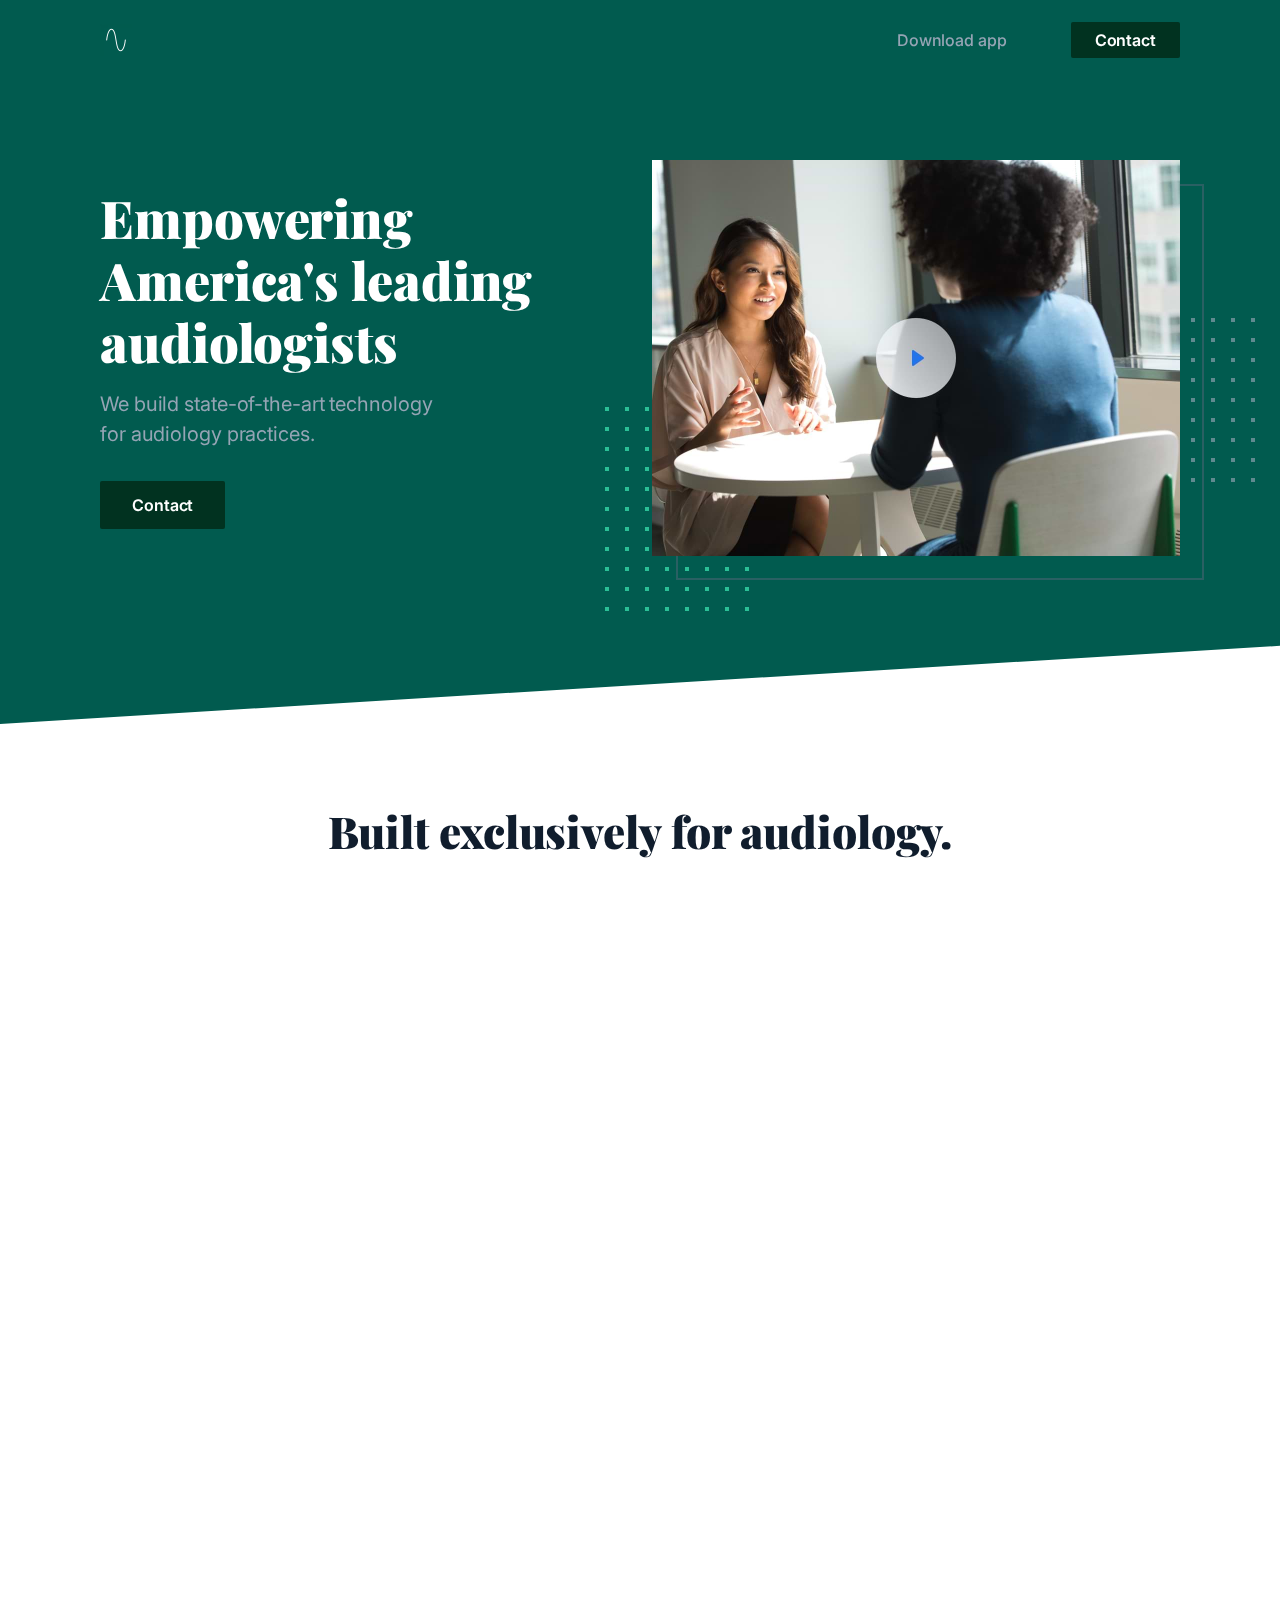
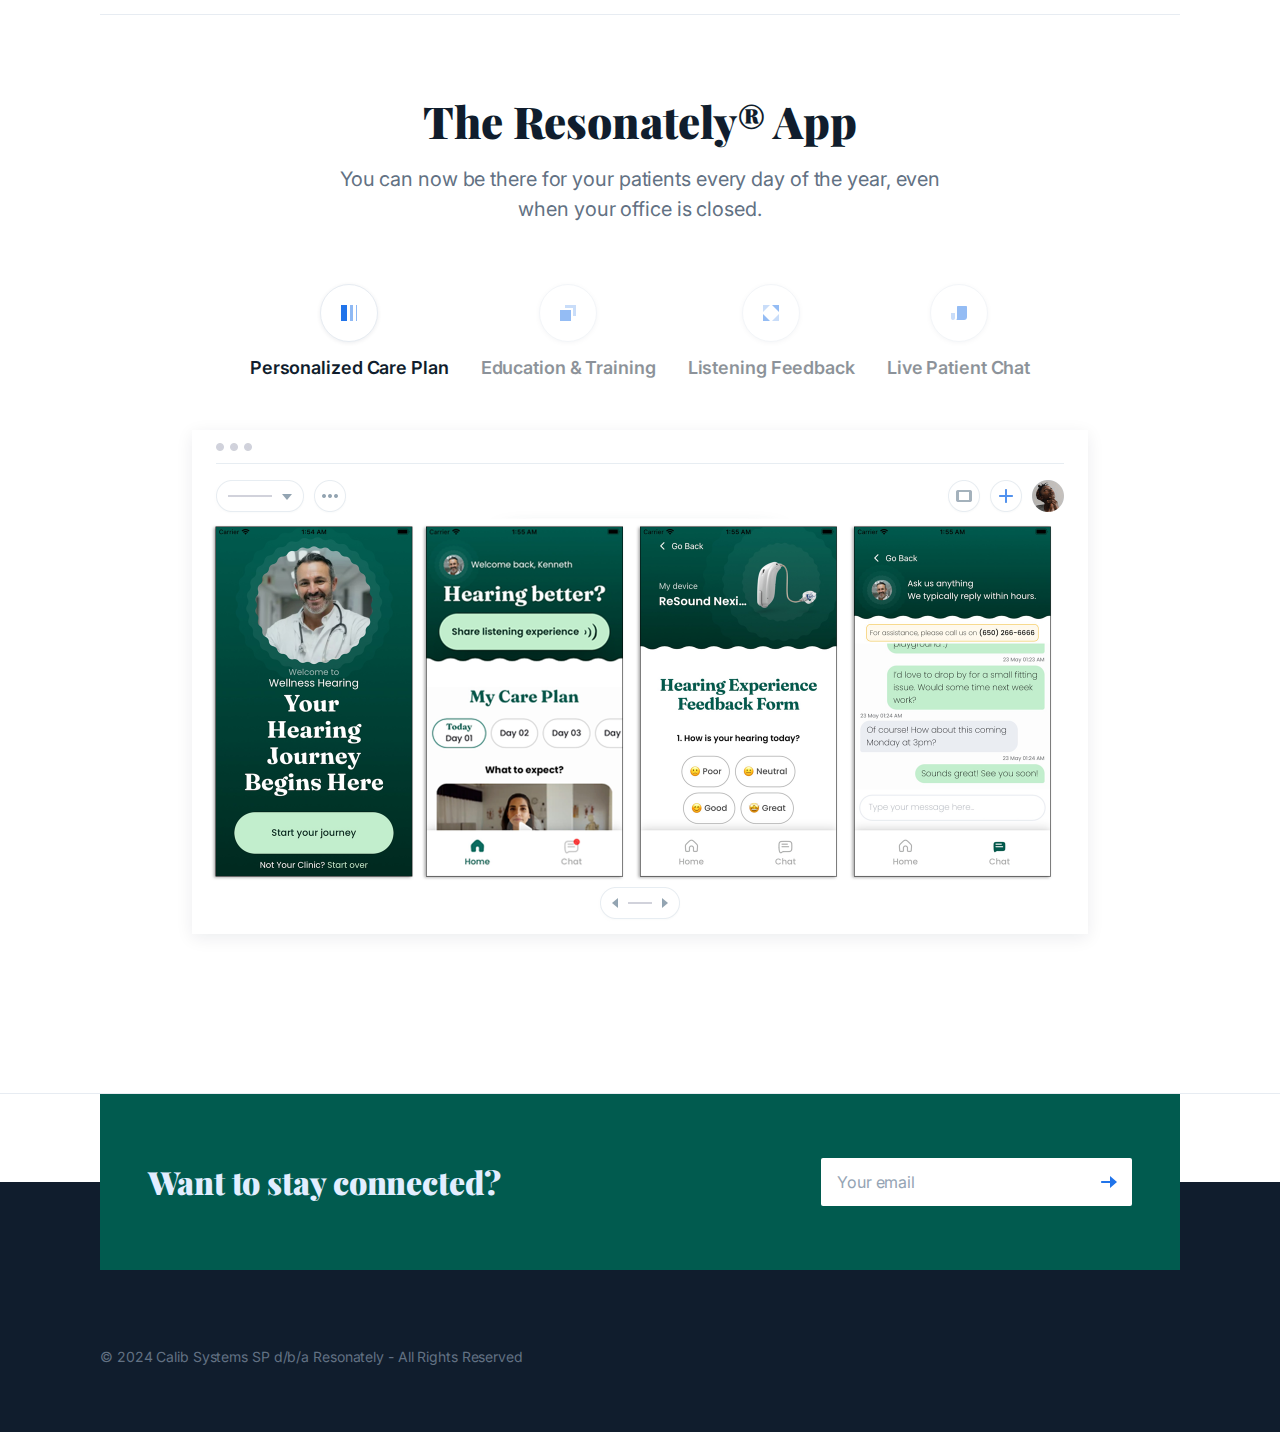
<file: index.html>
<!DOCTYPE html>
<html lang="en" class="no-js">

<head>
    <meta charset="utf-8">
    <meta http-equiv="X-UA-Compatible" content="IE=edge">
    <meta name="viewport" content="width=device-width,initial-scale=1">
    <title>Resonately</title>
    <link rel="stylesheet" href="css/style.css">
</head>

<body class="has-animations">
    <div class="body-wrap">

        <header class="site-header invert-color">
            <div class="container">
                <div class="site-header-inner">
                    <div class="brand">
                        <h1 class="m-0"><a href="index.html"><img src="images/resonately-icon-1024.png" alt="Tidy" width="32"
                                    height="32"></a></h1>
                    </div><button id="header-nav-toggle" class="header-nav-toggle" aria-controls="primary-menu"
                        aria-expanded="false"><span class="screen-reader">Menu</span> <span class="hamburger"><span
                                class="hamburger-inner"></span></span></button>
                    <nav id="header-nav" class="header-nav">
                        <div class="header-nav-inner">
                            <ul class="list-reset text-xs header-nav-right">
                                <li><a href="#app">Download app</a></li>
                            </ul>

                            <!--
		<section class="section"><div class="container"><div class="section-inner has-top-divider"><div class="container-xs"><div class="section-header center-content"><h2 class="m-0">Newsletter modal is a component commonly used</h2></div>
			
			<div class="center-content"><a class="button button-secondary modal-trigger" aria-controls="modal-01" href="#">Open modal</a></div><div id="modal-01" class="modal"><div class="modal-inner"><button class="modal-close modal-close-trigger" aria-label="close"></button><div class="modal-content"><div class="center-content"><h3 class="mt-16 mb-8">Join our newsletter</h3><p class="text-sm">Magnis dis parturient montes nascetur. Quam quisque id diam vel quam integer.</p></div><form style="max-width:320px;margin:0 auto"><div class="mb-12"><input class="form-input" type="email" id="modal-input" placeholder="Your best email"></div><button class="button button-primary button-block">Subscribe</button></form><div class="center-content mt-24"><a class="text-xs modal-close-trigger" aria-label="close" href="#0">No thanks!</a></div></div></div></div></div></div></div></section>
-->


                            <!--	<ul class="list-reset header-nav-right"><li>-->
                            <!--		<a class="button button-primary button-wide-mobile button-wide-mobile button-sm" href="signup.html">Sign up</a>-->
                            <div class="center-content">
                                <a class="button button-primary button-wide-mobile button-wide-mobile button-sm modal-trigger"
                                    aria-controls="modal-01" href="#">
                                    Contact
                                </a>
                            </div>
                            <div id="modal-01" class="modal">
                                <div class="modal-inner">
                                    <button class="modal-close modal-close-trigger" aria-label="close"></button>
                                    <div class="modal-content">
                                        <div class="center-content">
                                            <h3 class="mt-16 mb-8" style="color: black;">
                                                Contact Us
                                            </h3>
                                            <p class="text-m">
                                                Organization: Calib Systems SP
                                                <br>
                                                <br>
                                                Location: Bangalore, India
                                                <br>
                                                <br>
                                                Official Email: hello@getresonately.com
                                                <br>
                                                Personal Email: praveen@pvventures.in
                                                <br>
                                                <br>
                                                Phone Number: +91 9080906366
                                            </p>
                                        </div>
                                        <form style="max-width:300px;margin:0 auto">
                                            <div class="mb-12">

                                            </div>
                                            <div class="center-content mt-24">
                                                <a class="button button-dark button-wide-mobile modal-close-trigger"
                                                    aria-label="close" href="#0">Close</a>
                                            </div>
                    </nav>
                </div>
            </div>
        </header>

        <main class="site-content">
            <section class="hero section has-bg-color invert-color">
                <div class="container">
                    <div class="hero-inner section-inner">
                        <div class="split-wrap">
                            <div class="split-item">
                                <div class="hero-content split-item-content center-content-mobile reveal-from-top">
                                    <h1 class="mt-0 mb-16">Empowering America's leading audiologists</h1>
                                    <p class="mt-0 mb-32">We build state-of-the-art technology<br>for audiology
                                        practices.</p>
                                    <!-- <div class="button-group"> -->
                                        <!-- <a class="button button-primary button-wide-mobile " 
                                            href="#">Contact Us</a>  -->
                                            <!-- <a class="button button-dark button-wide-mobile" href="#">Learn more</a> -->
                                        <!-- </div> -->
                                        <div class="button-group">
                                            <a class="button button-primary button-wide-mobile button-wide-mobile button-m modal-trigger"
                                                aria-controls="modal-01" href="#">
                                                Contact
                                            </a>
                                        </div>
                                </div>
                                <div
                                    class="hero-figure split-item-image split-item-image-fill illustration-element-01 reveal-from-bottom">
                                    <a class="modal-trigger" aria-controls="modal-01"
                                        data-video="https://player.vimeo.com/video/174002812" data-video-tag="iframe"
                                        href="#"><img src="images/video-placeholder.jpg" alt="Video" width="528"
                                            height="396"></a></div>
                                <div id="modal-01" class="modal modal-video">
                                    <div class="modal-inner">
                                        <div class="responsive-video"><iframe src="#" frameborder="0"
                                                webkitallowfullscreen mozallowfullscreen allowfullscreen></iframe></div>
                                    </div>
                                </div>
                            </div>
                        </div>

                        <!-- <section class="clients section reveal-fade">
                            <div class="container">
                                <div class="clients-inner section-inner">
                                    <ul class="list-reset">
                                        <li class="reveal-from-bottom"><img src="images/clients-01.svg"
                                                alt="Clients 01"></li>
                                        <li class="reveal-from-bottom" data-reveal-delay="150"><img
                                                src="images/clients-02.svg" alt="Clients 02"></li>
                                        <li class="reveal-from-bottom" data-reveal-delay="300"><img
                                                src="images/clients-03.svg" alt="Clients 03"></li>
                                        <li class="reveal-from-bottom" data-reveal-delay="450"><img
                                                src="images/clients-04.svg" alt="Clients 04"></li>
                                        <li class="reveal-from-bottom" data-reveal-delay="600"><img
                                                src="images/clients-05.svg" alt="Clients 05"></li>
                                    </ul>
                                </div>
                            </div>
                        </section> -->

            </section>

            <section class="features-tiles section">
                <div class="container">
                    <div class="features-tabs-inner section-inner">
                        <div class="section-header center-content">
                            <div class="container-s">
                                <h2 class="mt-0 mb-16">Built exclusively for audiology.</h2>
                                <p class="m-0"></p>
                            </div>
                        </div>
                        <div class="container">
                            <div class="features-tiles-inner section-inner">
                                <div class="tiles-wrap">
                                    <div class="tiles-item reveal-from-bottom" data-reveal-container=".tiles-wrap">
                                        <div class="tiles-item-inner">
                                            <div class="features-tiles-item-header">
                                                <div class="features-tiles-item-image mb-16" style="background-color: #015B4F;">
                                                    <img src="images/feature-tile-icon-01.svg"
                                                        alt="Feature tile icon 01">
                                                </div>
                                            </div>
                                            <div class="features-tiles-item-content">
                                                <h4 class="mt-0 mb-8">AI Insights</h4>
                                                <p class="m-0 text-sm">Get AI powered prescriptive reports, at your fingertips.</p>
                                            </div>
                                        </div>
                                    </div>
                                    <div class="tiles-item reveal-from-bottom" data-reveal-container=".tiles-wrap"
                                        data-reveal-delay="100">
                                        <div class="tiles-item-inner">
                                            <div class="features-tiles-item-header">
                                                <div class="features-tiles-item-image mb-16"  style="background-color: #015B4F;">
                                                    <img src="images/feature-tile-icon-02.svg"
                                                        alt="Feature tile icon 02">
                                                </div>
                                            </div>
                                            <div class="features-tiles-item-content">
                                                <h4 class="mt-0 mb-8">Appointment Scheduling</h4>
                                                <p class="m-0 text-sm">Schedule patients with ease, from anywhere.</p>
                                            </div>
                                        </div>
                                    </div>
                                    <div class="tiles-item reveal-from-bottom" data-reveal-container=".tiles-wrap"
                                        data-reveal-delay="200">
                                        <div class="tiles-item-inner">
                                            <div class="features-tiles-item-header">
                                                <div class="features-tiles-item-image mb-16"  style="background-color: #015B4F;"><img
                                                        src="images/feature-tile-icon-03.svg"
                                                        alt="Feature tile icon 03"></div>
                                            </div>
                                            <div class="features-tiles-item-content">
                                                <h4 class="mt-0 mb-8">Smart Onboarding</h4>
                                                <p class="m-0 text-sm">Onboard from anywhere, anytime.</p>
                                            </div>
                                        </div>
                                    </div>
                                    <div class="tiles-item reveal-from-bottom" data-reveal-container=".tiles-wrap"
                                        data-reveal-delay="300">
                                        <div class="tiles-item-inner">
                                            <div class="features-tiles-item-header">
                                                <div class="features-tiles-item-image mb-16"  style="background-color: #015B4F;"><img
                                                        src="images/feature-tile-icon-04.svg"
                                                        alt="Feature tile icon 04"></div>
                                            </div>
                                            <div class="features-tiles-item-content">
                                                <h4 class="mt-0 mb-8">Patient Engagement</h4>
                                                <p class="m-0 text-sm">Engage directly with your patients, at ease.</p>
                                            </div>
                                        </div>
                                    </div>
                                    <div class="tiles-item reveal-from-bottom" data-reveal-container=".tiles-wrap"
                                        data-reveal-delay="400">
                                        <div class="tiles-item-inner">
                                            <div class="features-tiles-item-header">
                                                <div class="features-tiles-item-image mb-16"  style="background-color: #015B4F;"><img
                                                        src="images/feature-tile-icon-05.svg"
                                                        alt="Feature tile icon 05"></div>
                                            </div>
                                            <div class="features-tiles-item-content">
                                                <h4 class="mt-0 mb-8">Vendor Management</h4>
                                                <p class="m-0 text-sm">Track your orders, invoices, and more, like its a walk in the park.</p>
                                            </div>
                                        </div>
                                    </div>
                                    <div class="tiles-item reveal-from-bottom" data-reveal-container=".tiles-wrap"
                                        data-reveal-delay="500">
                                        <div class="tiles-item-inner">
                                            <div class="features-tiles-item-header">
                                                <div class="features-tiles-item-image mb-16" style="background-color: #015B4F;"><img
                                                        src="images/feature-tile-icon-06.svg"
                                                        alt="Feature tile icon 06"></div>
                                            </div>
                                            <div class="features-tiles-item-content">
                                                <h4 class="mt-0 mb-8">Payments and Insurance</h4>
                                                <p class="m-0 text-sm">Get paid easily. No frills.</p>
                                            </div>
                                        </div>
                                    </div>
                                </div>
                            </div>
                        </div>
            </section>
            <section class="features-tabs section center-content has-bottom-divider">
                <div class="container">
                    <div class="features-tabs-inner section-inner has-top-divider">
                        <div class="section-header center-content">
                            <div class="container-xs">
                                <div id="app">
                                    <h2 class="mt-0 mb-16">The Resonately&reg App</h2>
                                    <p class="m-0">You can now be there for your patients every day of the year, even
                                        when your office is closed.<br><br><br></p>
                                </div>
                            </div>
                            <div class="tabs">
                                <ul class="tab-list list-reset mb-0">
                                    <li class="tab is-active" role="tab" aria-controls="tab-a">
                                        <div class="features-tabs-tab-image mb-12"><img
                                                src="images/features-tabs-icon-01.svg" alt="Tab icon 01" width="56"
                                                height="56"></div>
                                        <div class="text-color-high fw-600 text-sm">Personalized Care Plan</div>
                                    </li>
                                    <li class="tab" role="tab" aria-controls="tab-b">
                                        <div class="features-tabs-tab-image mb-12"><img
                                                src="images/features-tabs-icon-02.svg" alt="Tab icon 02" width="56"
                                                height="56"></div>
                                        <div class="text-color-high fw-600 text-sm">Education & Training</div>
                                    </li>
                                    <li class="tab" role="tab" aria-controls="tab-c">
                                        <div class="features-tabs-tab-image mb-12"><img
                                                src="images/features-tabs-icon-03.svg" alt="Tab icon 03" width="56"
                                                height="56"></div>
                                        <div class="text-color-high fw-600 text-sm">Listening Feedback</div>
                                    </li>
                                    <li class="tab" role="tab" aria-controls="tab-d">
                                        <div class="features-tabs-tab-image mb-12"><img
                                                src="images/features-tabs-icon-04.svg" alt="Tab icon 04" width="56"
                                                height="56"></div>
                                        <div class="text-color-high fw-600 text-sm">Live Patient Chat</div>
                                    </li>
                                </ul>
                                <div id="tab-a" class="tab-panel" role="tabpanel"><img class="has-shadow"
                                        src="images/features-tabs-image-2.png" alt="Features tabs image 01" width="896"
                                        height="504"></div>
                                <div id="tab-b" class="tab-panel" role="tabpanel"><img class="has-shadow"
                                        src="images/features-tabs-image-2.png" alt="Features tabs image 02" width="896"
                                        height="504"></div>
                                <div id="tab-c" class="tab-panel" role="tabpanel"><img class="has-shadow"
                                        src="images/features-tabs-image-2.png" alt="Features tabs image 03" width="896"
                                        height="504"></div>
                                <div id="tab-d" class="tab-panel" role="tabpanel"><img class="has-shadow"
                                        src="images/features-tabs-image-2.png" alt="Features tabs image 04" width="896"
                                        height="504"></div>
                            </div>
                        </div>
                    </div>
            </section>
            <!-- <section class="news section illustration-section-01">
                <div class="container">
                    <div class="news-inner section-inner">
                        <div class="section-header center-content">
                            <div class="container-xs">
                                <h2 class="mt-0 mb-16">Product news and updates</h2>
                                <p class="mb-0">Excepteur sint occaecat cupidatat non proident, sunt in culpa qui
                                    officia deserunt mollit anim id est laborum consequat.</p>
                            </div>
                        </div>
                        <div class="tiles-wrap">
                            <article class="tiles-item reveal-from-bottom">
                                <div class="tiles-item-inner has-shadow">
                                    <figure class="news-item-image m-0"><img src="images/news-image-01.jpg"
                                            alt="News 01" width="344" height="194"></figure>
                                    <div class="news-item-content">
                                        <div class="news-item-body">
                                            <h3 class="news-item-title h4 mt-0 mb-8"><a href="#">How to build
                                                    anything</a></h3>
                                            <p class="mb-16 text-sm">Lorem ipsum dolor sit amet, consectetur adipiscing
                                                elit, sed do eiusmod tempor incididunt ut et dolore magna aliqua. Ut
                                                enim ad minim veniam, quis nostrud exercitation ullamco laboris nisi ut
                                                aliquip ex.</p>
                                        </div>
                                        <div class="news-item-more text-xs mb-8"><a href="#">Read more</a></div>
                                    </div>
                                </div>
                            </article>
                            <article class="tiles-item reveal-from-bottom" data-reveal-delay="200">
                                <div class="tiles-item-inner has-shadow">
                                    <figure class="news-item-image m-0"><img src="images/news-image-02.jpg"
                                            alt="News 02" width="344" height="194"></figure>
                                    <div class="news-item-content">
                                        <div class="news-item-body">
                                            <h3 class="news-item-title h4 mt-0 mb-8"><a href="#">How to build
                                                    anything</a></h3>
                                            <p class="mb-16 text-sm">Lorem ipsum dolor sit amet, consectetur adipiscing
                                                elit, sed do eiusmod tempor incididunt ut et dolore magna aliqua. Ut
                                                enim ad minim veniam, quis nostrud exercitation ullamco laboris nisi ut
                                                aliquip ex.</p>
                                        </div>
                                        <div class="news-item-more text-xs mb-8"><a href="#">Read more</a></div>
                                    </div>
                                </div>
                            </article>
                            <article class="tiles-item reveal-from-bottom" data-reveal-delay="400">
                                <div class="tiles-item-inner has-shadow">
                                    <figure class="news-item-image m-0"><img src="images/news-image-03.jpg"
                                            alt="News 03" width="344" height="194"></figure>
                                    <div class="news-item-content">
                                        <div class="news-item-body">
                                            <h3 class="news-item-title h4 mt-0 mb-8"><a href="#">How to build
                                                    anything</a></h3>
                                            <p class="mb-16 text-sm">Lorem ipsum dolor sit amet, consectetur adipiscing
                                                elit, sed do eiusmod tempor incididunt ut et dolore magna aliqua. Ut
                                                enim ad minim veniam, quis nostrud exercitation ullamco laboris nisi ut
                                                aliquip ex.</p>
                                        </div>
                                        <div class="news-item-more text-xs mb-8"><a href="#">Read more</a></div>
                                    </div>
                                </div>
                            </article>
                        </div>
                    </div>
                </div>
    </div>
    </section> -->

    <!--	<section class="roadmap section has-top-divider"><div class="container"><div class="roadmap-inner section-inner"><div class="section-header center-content"><div class="container-xs"><h2 class="mt-0 mb-16">Product roadmap</h2><p class="mb-0">Vitae aliquet nec ullamcorper sit amet risus nullam eget felis semper quis lectus nulla at volutpat diam ut venenatis tellus in ornare.</p></div></div><div class="timeline"><div class="timeline-wrap"><div class="timeline-item"><div class="timeline-item-inner"><div class="timeline-item-header text-color-low tt-u mb-4 reveal-fade">November 2019</div><div class="timeline-item-content fw-700 h4 m-0 reveal-from-side">Deployed a high-quality first release and conducted a market validation test</div></div></div><div class="timeline-item"><div class="timeline-item-inner"><div class="timeline-item-header text-color-low tt-u mb-4 reveal-fade">December 2019</div><div class="timeline-item-content fw-700 h4 m-0 reveal-from-side">Deployed a high-quality first release and conducted a market validation test</div></div></div><div class="timeline-item"><div class="timeline-item-inner"><div class="timeline-item-header text-color-low tt-u mb-4 reveal-fade">January 2020</div><div class="timeline-item-content fw-700 h4 m-0 reveal-from-side">Deployed a high-quality first release and conducted a market validation test</div></div></div><div class="timeline-item"><div class="timeline-item-inner"><div class="timeline-item-header text-color-low tt-u mb-4 reveal-fade">February 2019</div><div class="timeline-item-content fw-700 h4 m-0 reveal-from-side">Deployed a high-quality first release and conducted a market validation test</div></div></div><div class="timeline-item"><div class="timeline-item-inner"><div class="timeline-item-header text-color-low tt-u mb-4 reveal-fade">March 2020</div><div class="timeline-item-content fw-700 h4 m-0 reveal-from-side">Deployed a high-quality first release and conducted a market validation test</div></div></div></div></div></div></div></section>-->
    <!--

<section class="pricing section has-bg-color"><div class="container"><div class="pricing-inner section-inner"><div class="section-header center-content invert-color"><div class="container-xs"><h2 class="mt-0 mb-16">Simple, transparent pricing</h2><p class="m-0">Vitae aliquet nec ullamcorper sit amet risus nullam eget felis semper quis lectus nulla at volutpat diam ut venenatis tellus in ornare.</p></div></div><div class="pricing-slider center-content invert-color"><label class="form-slider"><span class="mb-16">How many users do you have?</span> <input type="range" value="4" data-price-input='{
                                    "0": "1,000",
                                    "1": "1,250",
                                    "2": "1,500",
                                    "3": "2,000",
                                    "4": "2,500",
                                    "5": "3,500",
                                    "6": "6,000",
                                    "7": "15,000",
                                    "8": "50,000"                 
                                }'></label><div class="pricing-slider-value"></div></div><div class="tiles-wrap"><div class="tiles-item reveal-from-bottom"><div class="tiles-item-inner has-shadow"><div class="pricing-item-content"><div class="pricing-item-header pb-24 mb-24"><div class="pricing-item-price mb-8" data-price-output='{
                                                "0": ["$", "0", "/m"],
                                                "1": ["$", "13", "/m"],
                                                "2": ["$", "17", "/m"],
                                                "3": ["$", "21", "/m"],
                                                "4": ["$", "27", "/m"],
                                                "5": ["$", "42", "/m"],
                                                "6": ["$", "58", "/m"],
                                                "7": ["$", "117", "/m"],
                                                "8": ["$", "208", "/m"]
                                            }'><span class="pricing-item-price-currency h3"></span><span class="pricing-item-price-amount h1"></span><span class="pricing-item-price-after text-sm text-color-low"></span></div><div class="text-xs text-color-low">Lorem ipsum is a common text</div></div><div class="pricing-item-features mb-40"><div class="pricing-item-features-title h6 text-xs text-color-high mb-24">What’s included</div><ul class="pricing-item-features-list list-reset text-xs mb-32"><li class="is-checked">Excepteur sint occaecat velit</li><li class="is-checked">Excepteur sint occaecat velit</li><li class="is-checked">Excepteur sint occaecat velit</li><li>Excepteur sint occaecat velit</li><li>Excepteur sint occaecat velit</li></ul></div></div><div class="pricing-item-cta mb-8"><a class="button button-primary button-block" href="#">Start free trial</a></div></div></div><div class="tiles-item reveal-from-bottom" data-reveal-delay="200"><div class="tiles-item-inner has-shadow"><div class="pricing-item-content"><div class="pricing-item-header pb-24 mb-24"><div class="pricing-item-price mb-8" data-price-output='{
                                                "0": ["$", "13", "/m"],
                                                "1": ["$", "17", "/m"],
                                                "2": ["$", "21", "/m"],
                                                "3": ["$", "25", "/m"],
                                                "4": ["$", "47", "/m"],
                                                "5": ["$", "58", "/m"],
                                                "6": ["$", "117", "/m"],
                                                "7": ["$", "208", "/m"],
                                                "8": ["$", "299", "/m"]
                                            }'><span class="pricing-item-price-currency h3"></span><span class="pricing-item-price-amount h1"></span><span class="pricing-item-price-after text-sm text-color-low"></span></div><div class="text-xs text-color-low">Lorem ipsum is a common text</div></div><div class="pricing-item-features mb-40"><div class="pricing-item-features-title h6 text-xs text-color-high mb-24">What’s included</div><ul class="pricing-item-features-list list-reset text-xs mb-32"><li class="is-checked">Excepteur sint occaecat velit</li><li class="is-checked">Excepteur sint occaecat velit</li><li class="is-checked">Excepteur sint occaecat velit</li><li class="is-checked">Excepteur sint occaecat velit</li><li>Excepteur sint occaecat velit</li></ul></div></div><div class="pricing-item-cta mb-8"><a class="button button-primary button-block" href="#">Start free trial</a></div></div></div><div class="tiles-item reveal-from-bottom" data-reveal-delay="400"><div class="tiles-item-inner has-shadow"><div class="pricing-item-content"><div class="pricing-item-header pb-24 mb-24"><div class="pricing-item-price mb-8" data-price-output='{
                                                "0": ["$", "17", "/m"],
                                                "1": ["$", "21", "/m"],
                                                "2": ["$", "25", "/m"],
                                                "3": ["$", "42", "/m"],
                                                "4": ["$", "67", "/m"],
                                                "5": ["$", "117", "/m"],
                                                "6": ["$", "208", "/m"],
                                                "7": ["$", "299", "/m"],
                                                "8": ["$", "499", "/m"]
                                            }'><span class="pricing-item-price-currency h3"></span><span class="pricing-item-price-amount h1"></span><span class="pricing-item-price-after text-sm text-color-low"></span></div><div class="text-xs text-color-low">Lorem ipsum is a common text</div></div><div class="pricing-item-features mb-40"><div class="pricing-item-features-title h6 text-xs text-color-high mb-24">What’s included</div><ul class="pricing-item-features-list list-reset text-xs mb-32"><li class="is-checked">Excepteur sint occaecat velit</li><li class="is-checked">Excepteur sint occaecat velit</li><li class="is-checked">Excepteur sint occaecat velit</li><li class="is-checked">Excepteur sint occaecat velit</li><li class="is-checked">Excepteur sint occaecat velit</li></ul></div></div>
	
	<div class="pricing-item-cta mb-8"><a class="button button-primary button-block" href="#">Start free trial</a></div></div></div></div></div></div></section>
-->
    <!--

<section class="cta section center-content-mobile has-bg-color invert-color"><div class="container"><div class="cta-inner section-inner cta-split"><div class="cta-slogan"><h3 class="m-0">For previewing layouts and visual?</h3></div>
-->
    <!--
	
	<div class="cta-action"><div class="has-icon-right"><label for="newsletter" class="form-label screen-reader">Subscribe</label> <input id="newsletter" class="form-input" type="text" placeholder="Your best email"> <svg width="16" height="12" xmlns="http://www.w3.org/2000/svg"><path d="M9 5H1c-.6 0-1 .4-1 1s.4 1 1 1h8v5l7-6-7-6v5z" fill="#2174EA"/></svg></div></div></div></div></section>
-->

    <!-- <section class="roadmap section has-top-divider">
        <div id="FAQs">
            <div class="container">
                <div class="section-inner has-top-divider">
                    <div class="container-xs">
                        <div class="section-header center-content">
                            <h2 class="mt-0 mb-16">Frequently asked questions</h2>
                            <p class="m-0">Below you'll find answers to the questions we get asked the most about
                                setting up a new landing page template.</p>
                        </div>
                        <ul class="accordion list-reset mb-0">
                            <li class="is-active">
                                <div class="accordion-header text-sm"><span class="text-sm text-color-high fw-600">Nisi
                                        porta lorem mollis aliquam ut.</span>
                                    <div class="accordion-icon"></div>
                                </div>
                                <div class="accordion-content text-xs">
                                    <p>Lorem ipsum is placeholder text commonly used in the graphic, print, and
                                        publishing industries for previewing layouts and visual mockups.</p>
                                </div>
                            </li>
                            <li>
                                <div class="accordion-header text-sm"><span class="text-sm text-color-high fw-600">Nisi
                                        porta lorem mollis aliquam ut.</span>
                                    <div class="accordion-icon"></div>
                                </div>
                                <div class="accordion-content text-xs">
                                    <p>Lorem ipsum is placeholder text commonly used in the graphic, print, and
                                        publishing industries for previewing layouts and visual mockups.</p>
                                </div>
                            </li>
                            <li>
                                <div class="accordion-header text-sm"><span class="text-sm text-color-high fw-600">Nisi
                                        porta lorem mollis aliquam ut.</span>
                                    <div class="accordion-icon"></div>
                                </div>
                                <div class="accordion-content text-xs">
                                    <p>Lorem ipsum is placeholder text commonly used in the graphic, print, and
                                        publishing industries for previewing layouts and visual mockups.</p>
                                </div>
                            </li>
                            <li>
                                <div class="accordion-header text-sm"><span class="text-sm text-color-high fw-600">Nisi
                                        porta lorem mollis aliquam ut.</span>
                                    <div class="accordion-icon"></div>
                                </div>
                                <div class="accordion-content text-xs">
                                    <p>Lorem ipsum is placeholder text commonly used in the graphic, print, and
                                        publishing industries for previewing layouts and visual mockups.</p>
                                </div>
                            </li>
                            <li>
                                <div class="accordion-header text-sm"><span class="text-sm text-color-high fw-600">Nisi
                                        porta lorem mollis aliquam ut.</span>
                                    <div class="accordion-icon"></div>
                                </div>
                                <div class="accordion-content text-xs">
                                    <p>Lorem ipsum is placeholder text commonly used in the graphic, print, and
                                        publishing industries for previewing layouts and visual mockups.</p>
                                </div>
                            </li>
                        </ul>
                    </div>
                </div>
            </div>
        </div>
    </section> -->
    
    <section class="cta section center-content-mobile has-bg-color-cut invert-color">
        <div class="container">
            <div class="cta-inner section-inner cta-split"  style="background-color: #015B4F;">
                <div class="cta-slogan">
                    <h3 class="m-0">Want to stay connected?</h3>
                </div>
                <div class="cta-action">
                    <div class="has-icon-right"><label for="newsletter"
                            class="form-label screen-reader">Subscribe</label> <input id="newsletter" class="form-input"
                            type="text" placeholder="Your email"> <svg width="16" height="12"
                            xmlns="http://www.w3.org/2000/svg">
                            <path d="M9 5H1c-.6 0-1 .4-1 1s.4 1 1 1h8v5l7-6-7-6v5z" fill="#2174EA"
                                fill-rule="nonzero" />
                        </svg></div>
                </div>
            </div>
        </div>
    </section>

    </main>
    <footer class="site-footer center-content-mobile invert-color">
        <div class="container">
            <div class="site-footer-inner">
                <!-- <div class="footer-top space-between text-xxs">
                    <div class="brand"><a href="index.html"><img src="images/logo.svg" alt="Tidy" width="32"
                                height="32"></a></div>
                    <div class="footer-social">
                        <ul class="list-reset">
                            <li><a href="#"><svg width="16" height="16" viewBox="0 0 16 16"
                                        xmlns="http://www.w3.org/2000/svg">
                                        <title>Facebook</title>
                                        <path
                                            d="M6.023 16L6 9H3V6h3V4c0-2.7 1.672-4 4.08-4 1.153 0 2.144.086 2.433.124v2.821h-1.67c-1.31 0-1.563.623-1.563 1.536V6H13l-1 3H9.28v7H6.023z" />
                                    </svg></a></li>
                            <li><a href="#"><svg width="16" height="16" viewBox="0 0 16 16"
                                        xmlns="http://www.w3.org/2000/svg">
                                        <title>Twitter</title>
                                        <path
                                            d="M16 3c-.6.3-1.2.4-1.9.5.7-.4 1.2-1 1.4-1.8-.6.4-1.3.6-2.1.8-.6-.6-1.5-1-2.4-1-1.7 0-3.2 1.5-3.2 3.3 0 .3 0 .5.1.7-2.7-.1-5.2-1.4-6.8-3.4-.3.5-.4 1-.4 1.7 0 1.1.6 2.1 1.5 2.7-.5 0-1-.2-1.5-.4C.7 7.7 1.8 9 3.3 9.3c-.3.1-.6.1-.9.1-.2 0-.4 0-.6-.1.4 1.3 1.6 2.3 3.1 2.3-1.1.9-2.5 1.4-4.1 1.4H0c1.5.9 3.2 1.5 5 1.5 6 0 9.3-5 9.3-9.3v-.4C15 4.3 15.6 3.7 16 3z" />
                                    </svg></a></li>
                            <li><a href="#"><svg width="16" height="16" viewBox="0 0 16 16"
                                        xmlns="http://www.w3.org/2000/svg">
                                        <title>Instagram</title>
                                        <g>
                                            <circle cx="12.145" cy="3.892" r="1" />
                                            <path
                                                d="M8 12c-2.206 0-4-1.794-4-4s1.794-4 4-4 4 1.794 4 4-1.794 4-4 4zm0-6c-1.103 0-2 .897-2 2s.897 2 2 2 2-.897 2-2-.897-2-2-2z" />
                                            <path
                                                d="M12 16H4c-2.056 0-4-1.944-4-4V4c0-2.056 1.944-4 4-4h8c2.056 0 4 1.944 4 4v8c0 2.056-1.944 4-4 4zM4 2c-.935 0-2 1.065-2 2v8c0 .953 1.047 2 2 2h8c.935 0 2-1.065 2-2V4c0-.935-1.065-2-2-2H4z" />
                                        </g>
                                    </svg></a></li>
                        </ul>
                    </div>
                </div> -->
                <div class="footer-bottom space-between text-xxs invert-order-desktop">
                    <nav class="footer-nav">
                        <ul class="list-reset">
                            <!-- <li><a href="#">Contact</a></li>
                            <li><a href="#">About us</a></li>
                            <li><a href="#">FAQ's</a></li>
                            <li><a href="#">Support</a></li> -->
                        </ul>
                    </nav>
                    <div class="footer-copyright">&copy; 2024 Calib Systems SP d/b/a Resonately - All Rights Reserved
                    </div>
                </div>
            </div>
        </div>
    </footer>
    </div>
    <script src="js/main.min.js"></script>
</body>

</html>
</file>
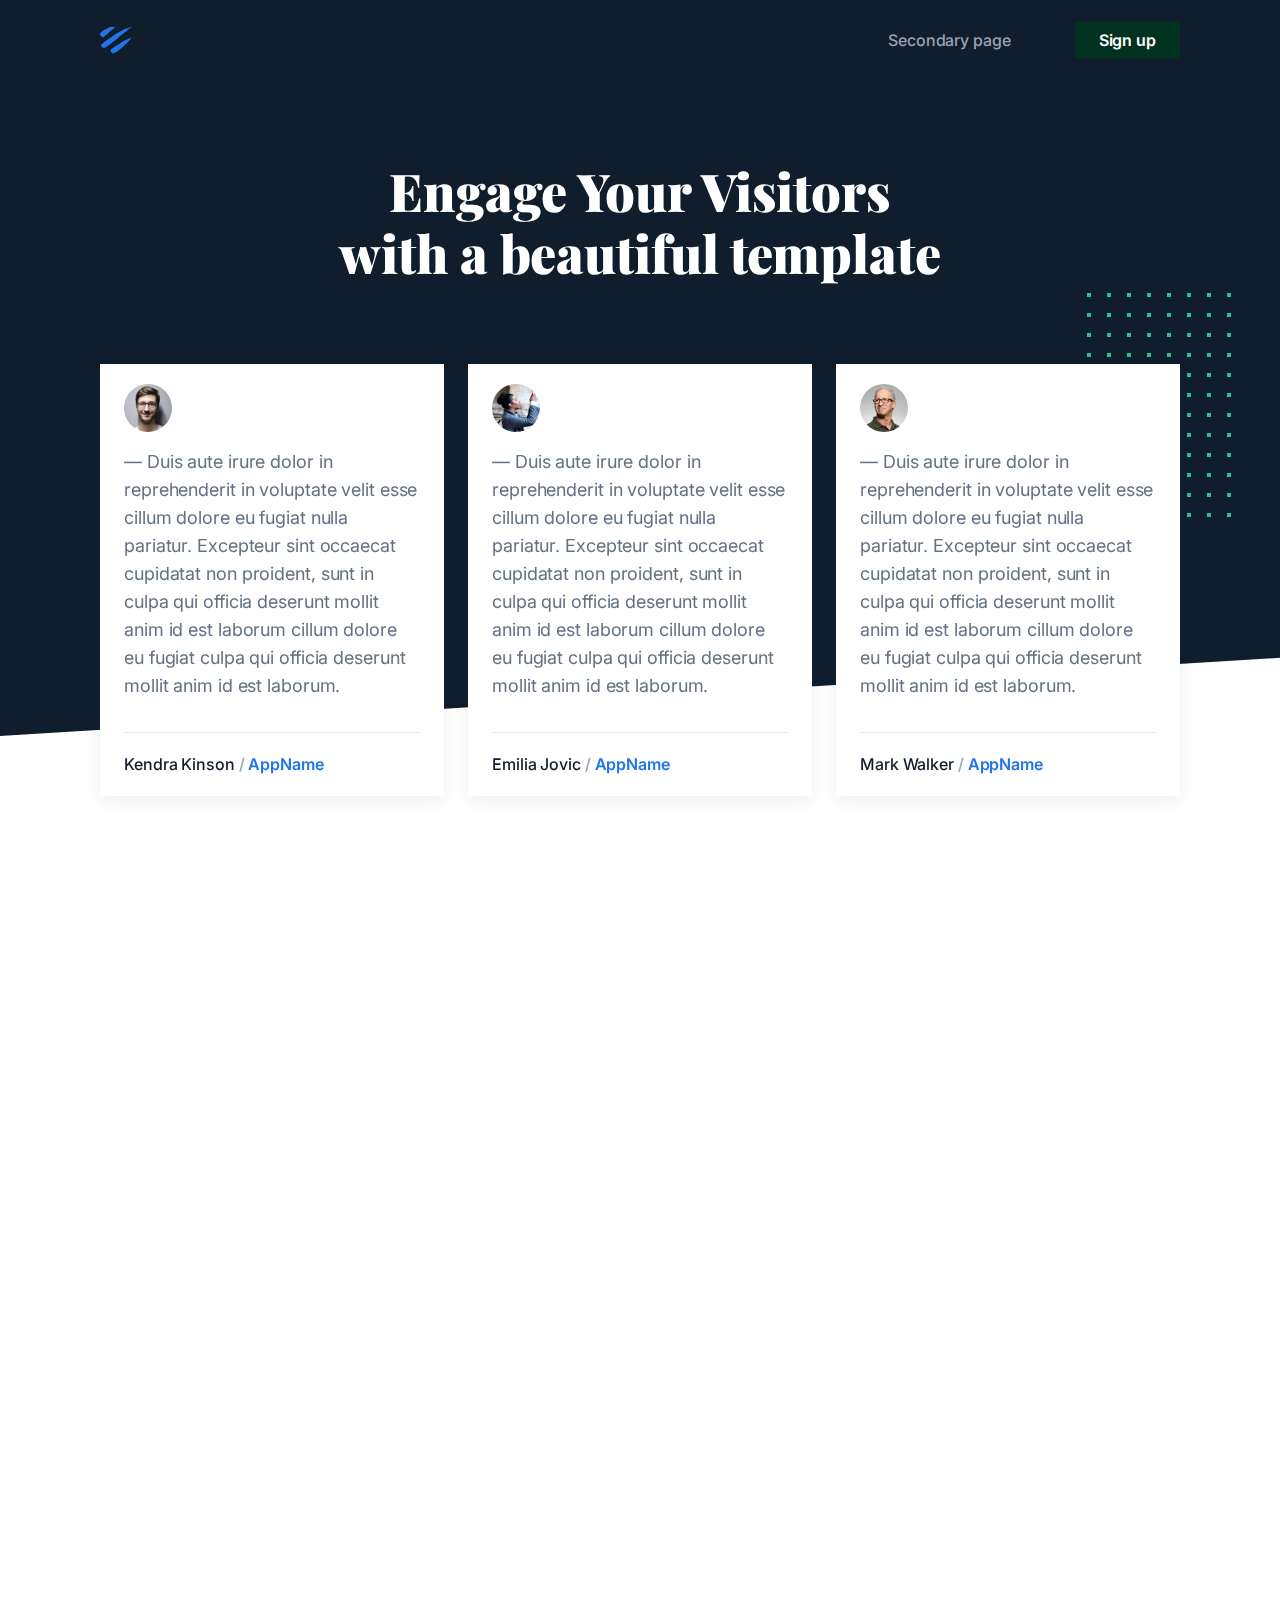
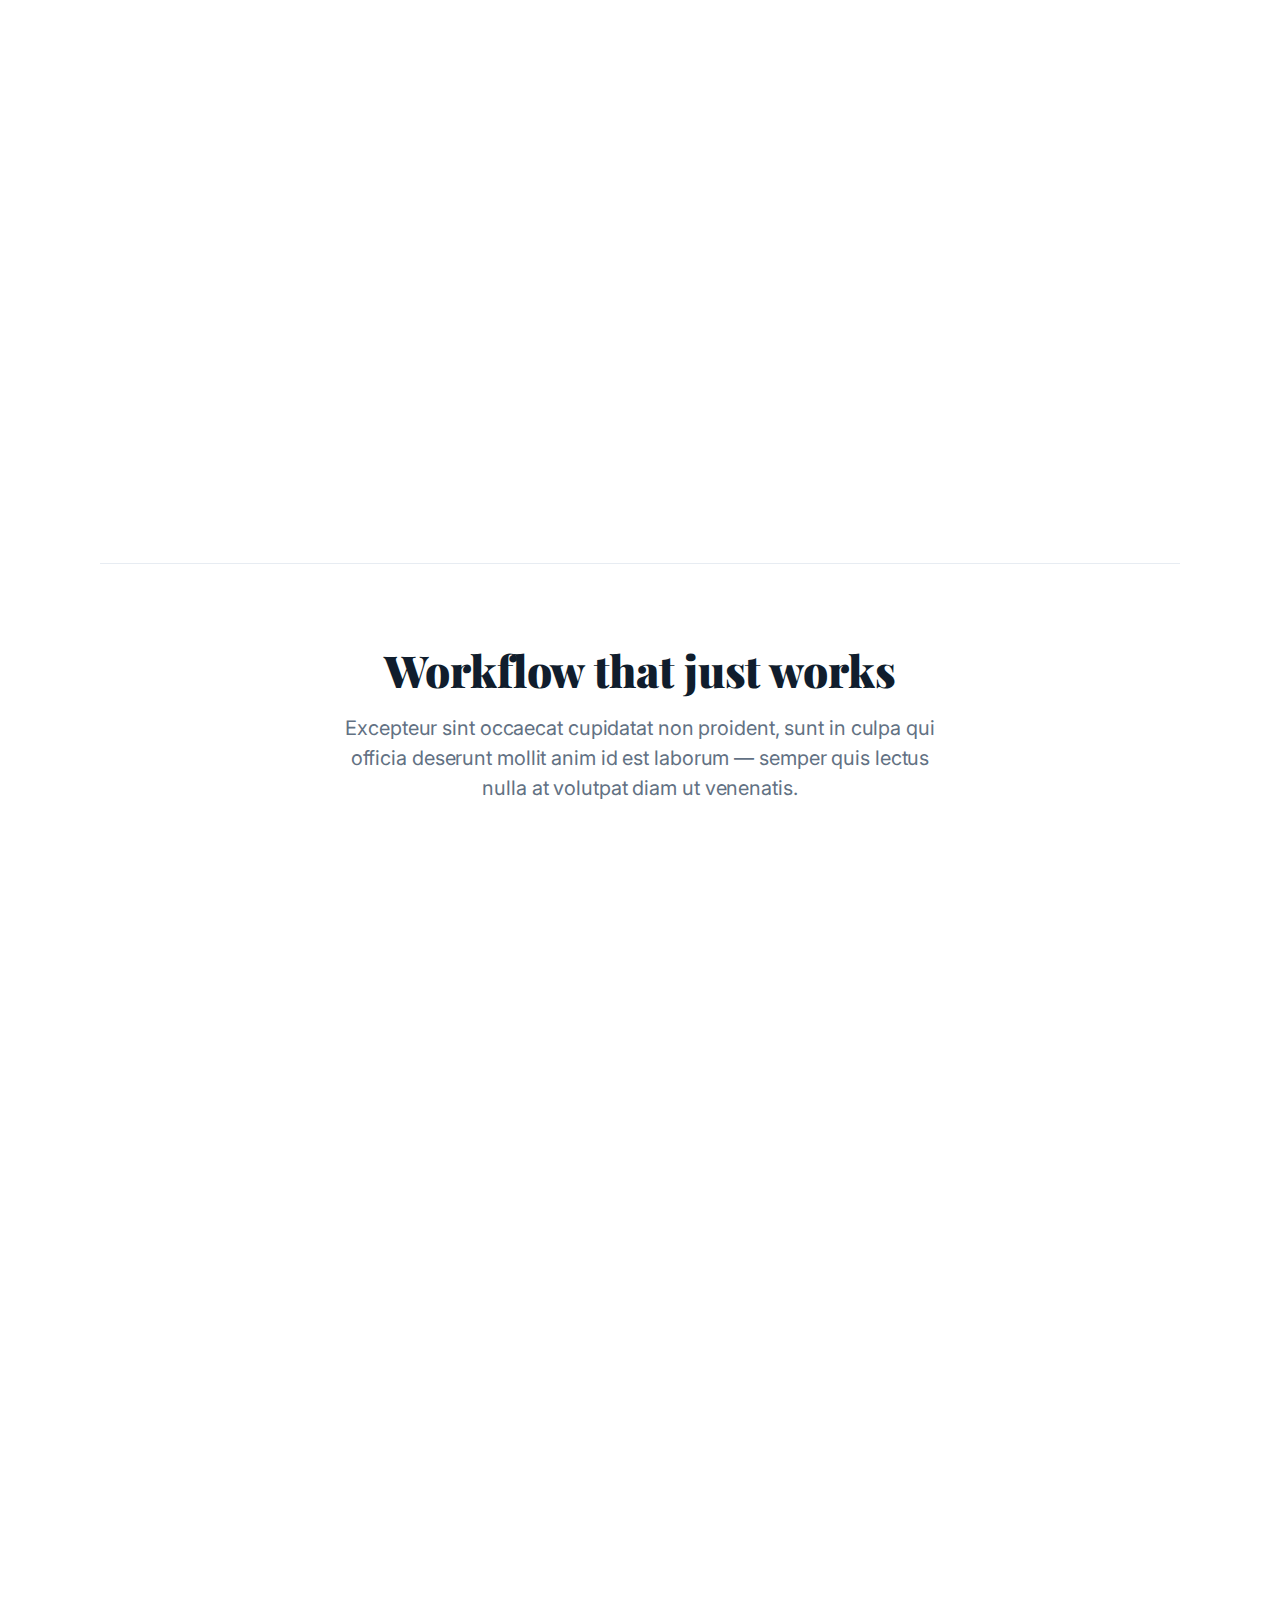
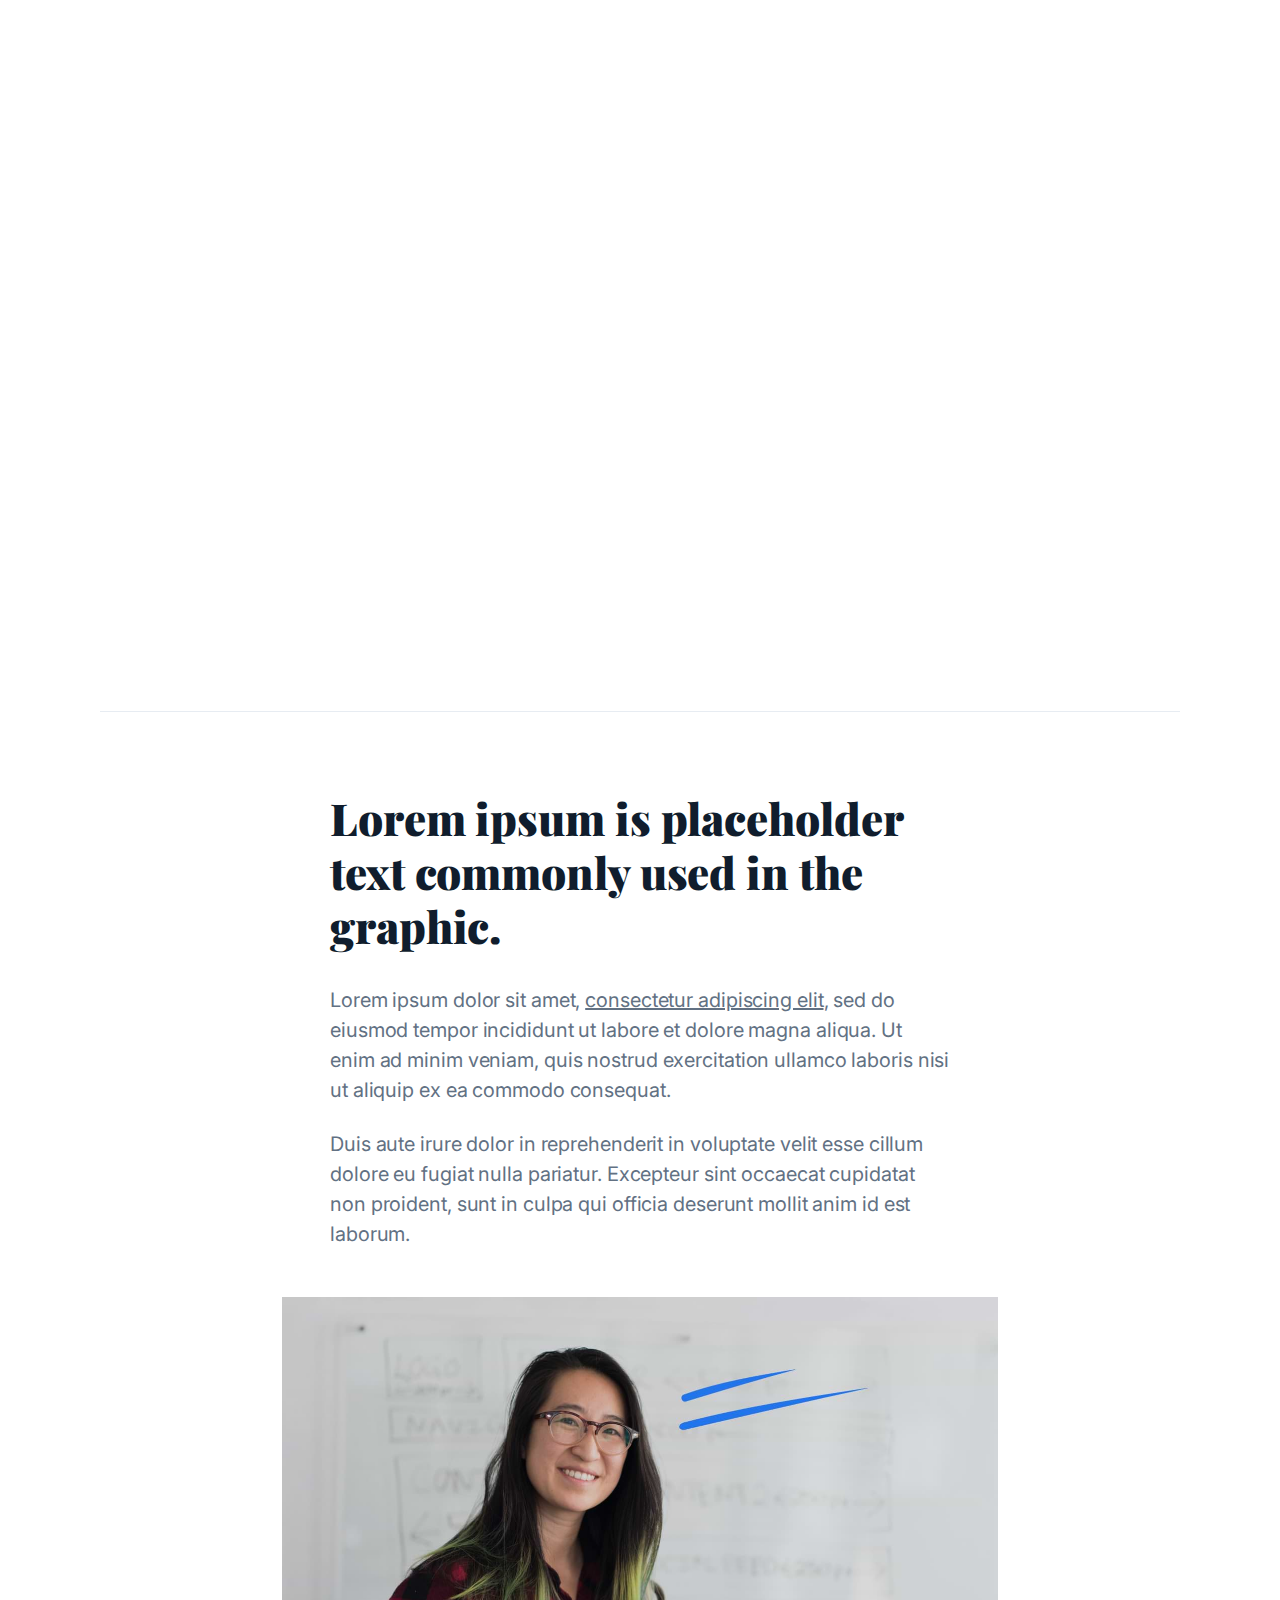
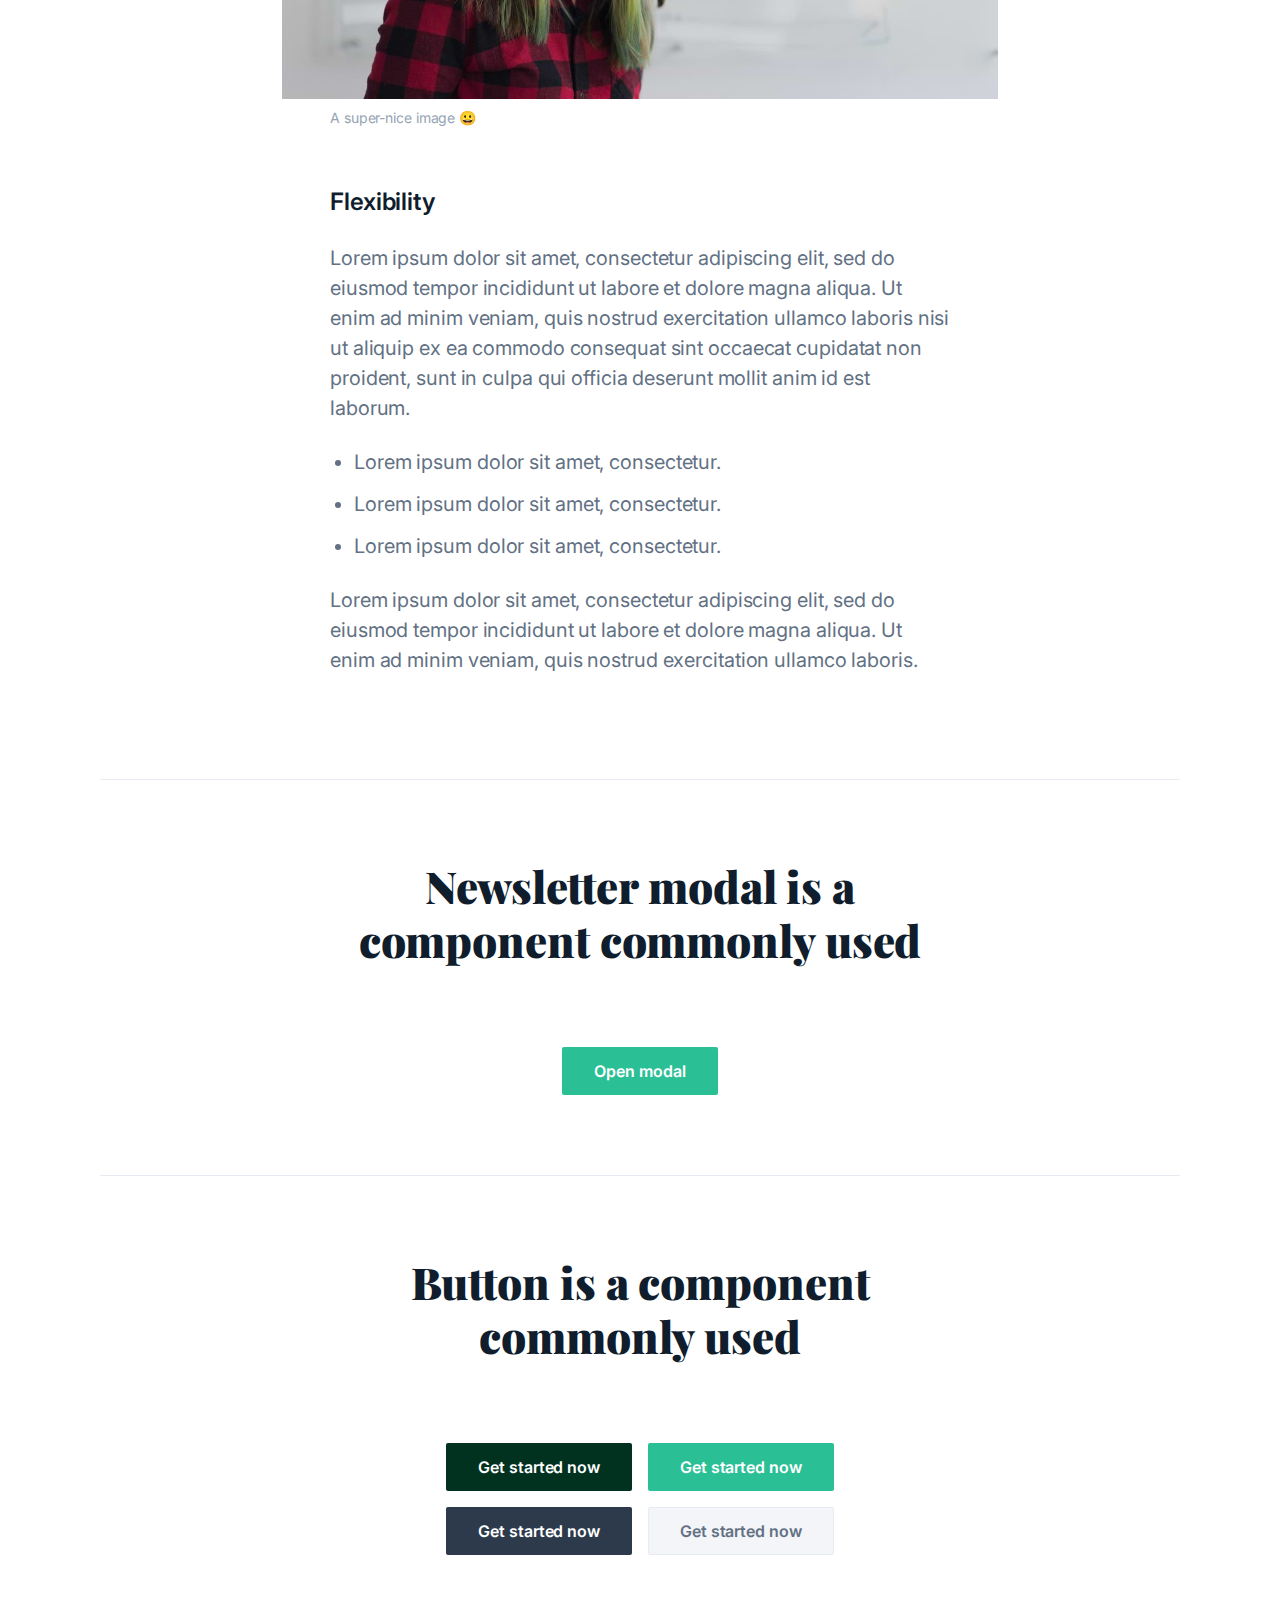
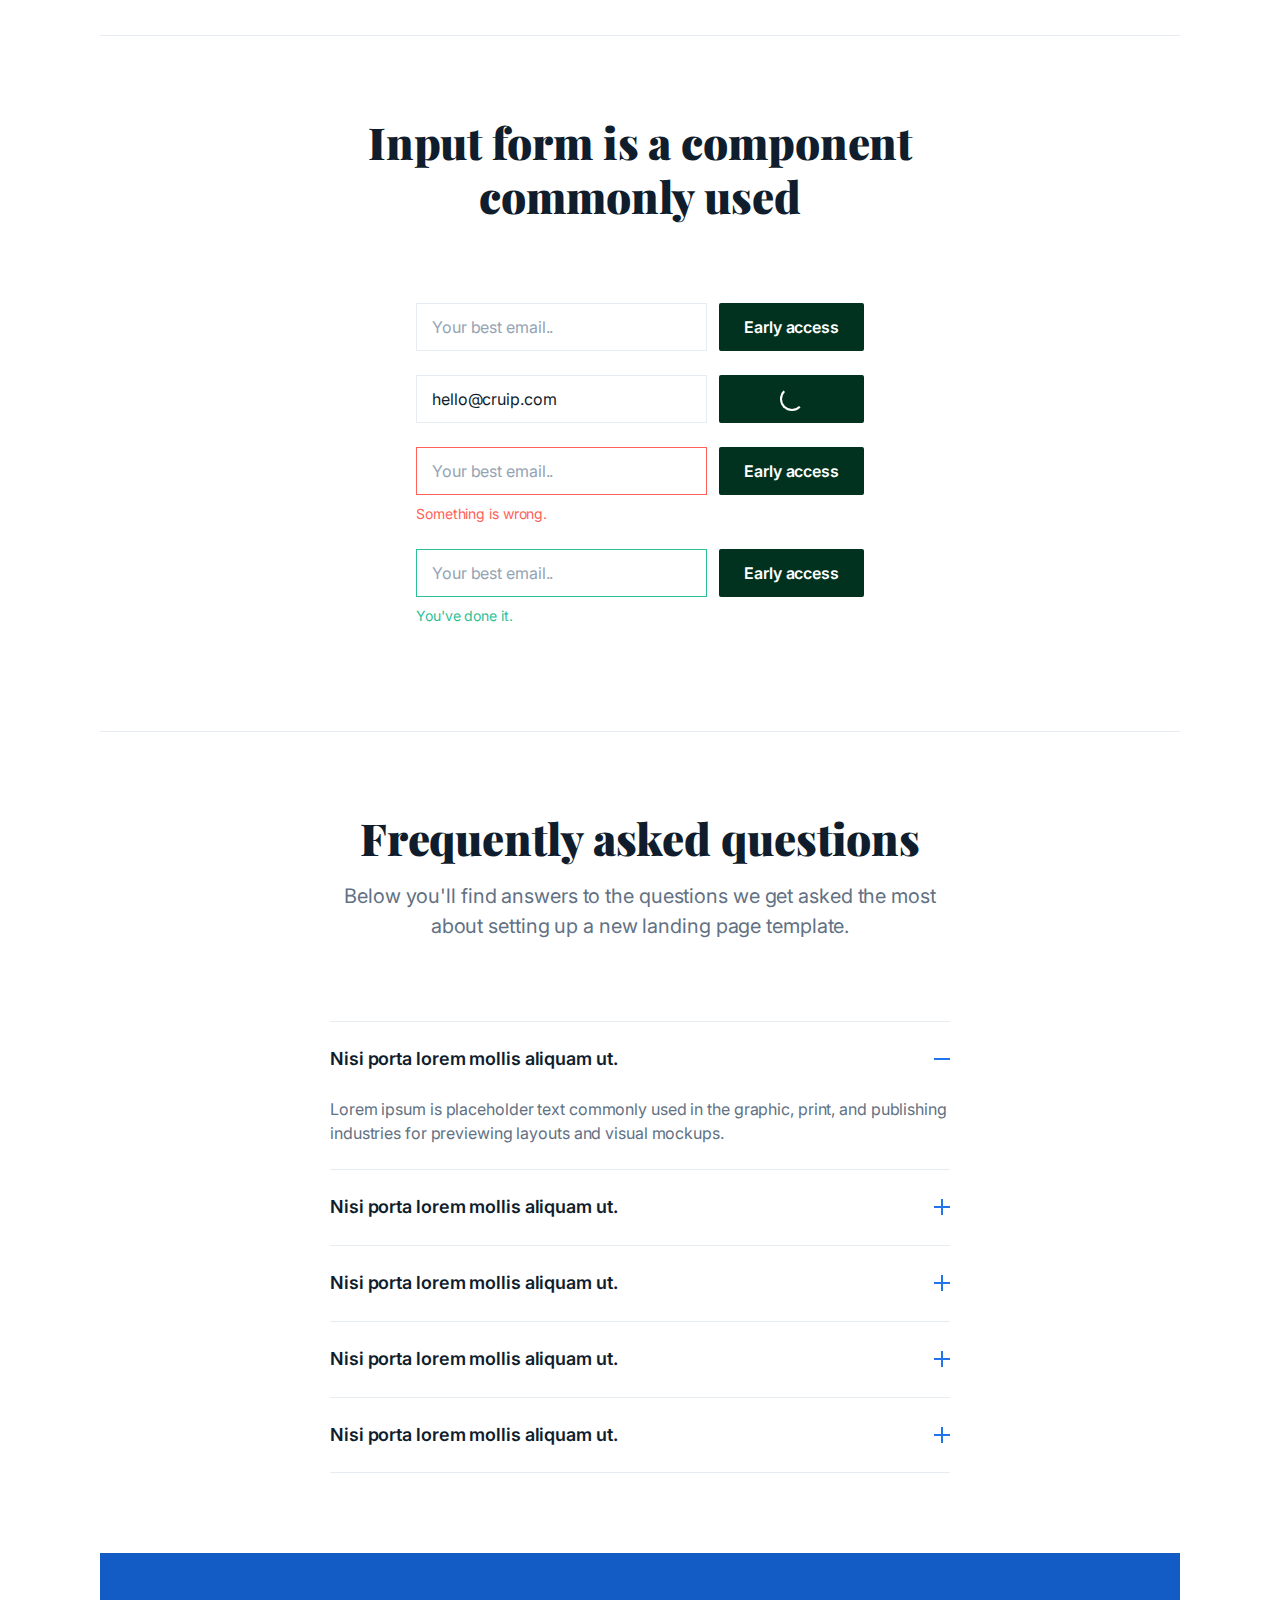
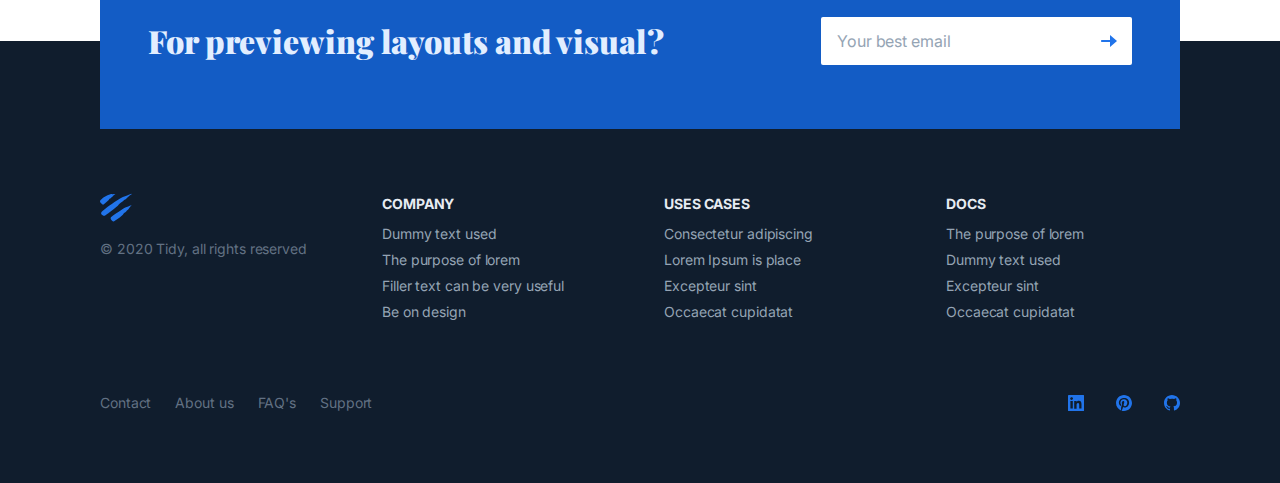
<file: additional.html>
<!DOCTYPE html><html lang="en" class="no-js"><head><meta charset="utf-8"><meta http-equiv="X-UA-Compatible" content="IE=edge"><meta name="viewport" content="width=device-width,initial-scale=1"><title>Tidy Template</title><link rel="stylesheet" href="css/style.css"></head><body class="has-animations"><div class="body-wrap"><header class="site-header invert-color"><div class="container"><div class="site-header-inner"><div class="brand"><h1 class="m-0"><a href="index.html"><img src="images/logo.svg" alt="Tidy" width="32" height="32"></a></h1></div><button id="header-nav-toggle" class="header-nav-toggle" aria-controls="primary-menu" aria-expanded="false"><span class="screen-reader">Menu</span> <span class="hamburger"><span class="hamburger-inner"></span></span></button><nav id="header-nav" class="header-nav"><div class="header-nav-inner"><ul class="list-reset text-xs header-nav-right"><li><a href="additional.html">Secondary page</a></li></ul><ul class="list-reset header-nav-right"><li><a class="button button-primary button-wide-mobile button-wide-mobile button-sm" href="signup.html">Sign up</a></li></ul></div></nav></div></div></header><main class="site-content"><section class="testimonial section has-bg-color-cut illustration-section-02"><div class="container"><div class="testimonial-inner section-inner"><div class="section-header center-content invert-color"><div class="container-xs"><h1 class="m-0">Engage Your Visitors with a beautiful template</h1></div></div><div class="tiles-wrap"><div class="tiles-item reveal-from-bottom" data-reveal-container=".tiles-wrap"><div class="tiles-item-inner has-shadow"><div class="testimonial-item-header mb-16"><div class="testimonial-item-image"><img src="images/testimonial-image-01.jpg" alt="Testimonial image 01" width="48" height="48"></div></div><div class="testimonial-item-content"><p class="text-sm mb-0">— Duis aute irure dolor in reprehenderit in voluptate velit esse cillum dolore eu fugiat nulla pariatur. Excepteur sint occaecat cupidatat non proident, sunt in culpa qui officia deserunt mollit anim id est laborum cillum dolore eu fugiat culpa qui officia deserunt mollit anim id est laborum.</p></div><div class="testimonial-item-footer text-xs fw-500 mt-32 mb-0 has-top-divider"><span class="testimonial-item-name">Kendra Kinson </span><span class="text-color-low">/ </span><span class="testimonial-item-link fw-600"><a href="#">AppName</a></span></div></div></div><div class="tiles-item reveal-from-bottom" data-reveal-container=".tiles-wrap" data-reveal-delay="200"><div class="tiles-item-inner has-shadow"><div class="testimonial-item-header mb-16"><div class="testimonial-item-image"><img src="images/testimonial-image-02.jpg" alt="Testimonial image 02" width="48" height="48"></div></div><div class="testimonial-item-content"><p class="text-sm mb-0">— Duis aute irure dolor in reprehenderit in voluptate velit esse cillum dolore eu fugiat nulla pariatur. Excepteur sint occaecat cupidatat non proident, sunt in culpa qui officia deserunt mollit anim id est laborum cillum dolore eu fugiat culpa qui officia deserunt mollit anim id est laborum.</p></div><div class="testimonial-item-footer text-xs fw-500 mt-32 mb-0 has-top-divider"><span class="testimonial-item-name">Emilia Jovic </span><span class="text-color-low">/ </span><span class="testimonial-item-link fw-600"><a href="#">AppName</a></span></div></div></div><div class="tiles-item reveal-from-bottom" data-reveal-container=".tiles-wrap" data-reveal-delay="400"><div class="tiles-item-inner has-shadow"><div class="testimonial-item-header mb-16"><div class="testimonial-item-image"><img src="images/testimonial-image-03.jpg" alt="Testimonial image 03" width="48" height="48"></div></div><div class="testimonial-item-content"><p class="text-sm mb-0">— Duis aute irure dolor in reprehenderit in voluptate velit esse cillum dolore eu fugiat nulla pariatur. Excepteur sint occaecat cupidatat non proident, sunt in culpa qui officia deserunt mollit anim id est laborum cillum dolore eu fugiat culpa qui officia deserunt mollit anim id est laborum.</p></div><div class="testimonial-item-footer text-xs fw-500 mt-32 mb-0 has-top-divider"><span class="testimonial-item-name">Mark Walker </span><span class="text-color-low">/ </span><span class="testimonial-item-link fw-600"><a href="#">AppName</a></span></div></div></div></div></div></div></section><section class="clients section reveal-fade"><div class="container"><div class="clients-inner section-inner has-top-divider has-bottom-divider"><ul class="list-reset"><li class="reveal-from-bottom"><img src="images/clients-01.svg" alt="Clients 01"></li><li class="reveal-from-bottom" data-reveal-delay="150"><img src="images/clients-02.svg" alt="Clients 02"></li><li class="reveal-from-bottom" data-reveal-delay="300"><img src="images/clients-03.svg" alt="Clients 03"></li><li class="reveal-from-bottom" data-reveal-delay="450"><img src="images/clients-04.svg" alt="Clients 04"></li><li class="reveal-from-bottom" data-reveal-delay="600"><img src="images/clients-05.svg" alt="Clients 05"></li></ul></div></div></section><section class="team section center-content"><div class="container"><div class="team-inner section-inner"><div class="section-header center-content reveal-from-bottom"><div class="container-xs"><h2 class="mt-0 mb-16">Get to know us</h2><p class="m-0">Excepteur sint occaecat cupidatat non proident, sunt in culpa qui officia deserunt mollit anim id est laborum — semper quis lectus nulla at volutpat diam ut venenatis.</p></div></div><div class="tiles-wrap"><div class="tiles-item reveal-from-bottom" data-reveal-container=".tiles-wrap"><div class="tiles-item-inner"><div class="team-item-header"><div class="team-item-image mb-24"><img src="images/team-member-01.jpg" alt="Team member 01" width="180" height="180"></div></div><div class="team-item-content"><h5 class="team-item-name mt-0 mb-4">Markus Hasinika</h5><div class="team-item-role text-xs fw-600 mb-8">Founder & CEO</div><p class="m-0 text-sm">Lorem ipsum dolor sit amet, consectetur adipiscing elit, sed do eiusmod.</p></div></div></div><div class="tiles-item reveal-from-bottom" data-reveal-container=".tiles-wrap" data-reveal-delay="150"><div class="tiles-item-inner"><div class="team-item-header"><div class="team-item-image mb-24"><img src="images/team-member-02.jpg" alt="Team member 02" width="180" height="180"></div></div><div class="team-item-content"><h5 class="team-item-name mt-0 mb-4">Markus Hasinika</h5><div class="team-item-role text-xs fw-600 mb-8">Founder & CEO</div><p class="m-0 text-sm">Lorem ipsum dolor sit amet, consectetur adipiscing elit, sed do eiusmod.</p></div></div></div><div class="tiles-item reveal-from-bottom" data-reveal-container=".tiles-wrap" data-reveal-delay="300"><div class="tiles-item-inner"><div class="team-item-header"><div class="team-item-image mb-24"><img src="images/team-member-03.jpg" alt="Team member 03" width="180" height="180"></div></div><div class="team-item-content"><h5 class="team-item-name mt-0 mb-4">Markus Hasinika</h5><div class="team-item-role text-xs fw-600 mb-8">Founder & CEO</div><p class="m-0 text-sm">Lorem ipsum dolor sit amet, consectetur adipiscing elit, sed do eiusmod.</p></div></div></div><div class="tiles-item reveal-from-bottom" data-reveal-container=".tiles-wrap" data-reveal-delay="450"><div class="tiles-item-inner"><div class="team-item-header"><div class="team-item-image mb-24"><img src="images/team-member-04.jpg" alt="Team member 04" width="180" height="180"></div></div><div class="team-item-content"><h5 class="team-item-name mt-0 mb-4">Markus Hasinika</h5><div class="team-item-role text-xs fw-600 mb-8">Founder & CEO</div><p class="m-0 text-sm">Lorem ipsum dolor sit amet, consectetur adipiscing elit, sed do eiusmod.</p></div></div></div><div class="tiles-item reveal-from-bottom" data-reveal-container=".tiles-wrap" data-reveal-delay="600"><div class="tiles-item-inner"><div class="team-item-header"><div class="team-item-image mb-24"><img src="images/team-member-05.jpg" alt="Team member 05" width="180" height="180"></div></div><div class="team-item-content"><h5 class="team-item-name mt-0 mb-4">Markus Hasinika</h5><div class="team-item-role text-xs fw-600 mb-8">Founder & CEO</div><p class="m-0 text-sm">Lorem ipsum dolor sit amet, consectetur adipiscing elit, sed do eiusmod.</p></div></div></div><div class="tiles-item reveal-from-bottom" data-reveal-container=".tiles-wrap" data-reveal-delay="750"><div class="tiles-item-inner"><div class="team-item-header"><div class="team-item-image mb-24"><img src="images/team-member-06.jpg" alt="Team member 01" width="180" height="180"></div></div><div class="team-item-content"><h5 class="team-item-name mt-0 mb-4">Markus Hasinika</h5><div class="team-item-role text-xs fw-600 mb-8">Founder & CEO</div><p class="m-0 text-sm">Lorem ipsum dolor sit amet, consectetur adipiscing elit, sed do eiusmod.</p></div></div></div></div></div></div></section><section class="features-split section"><div class="container"><div class="features-split-inner section-inner has-top-divider"><div class="section-header center-content"><div class="container-xs"><h2 class="mt-0 mb-16">Workflow that just works</h2><p class="m-0">Excepteur sint occaecat cupidatat non proident, sunt in culpa qui officia deserunt mollit anim id est laborum — semper quis lectus nulla at volutpat diam ut venenatis.</p></div></div><div class="split-wrap invert-mobile"><div class="split-item"><div class="split-item-content center-content-mobile"><h3 class="mt-0 mb-16 reveal-from-bottom" data-reveal-container=".split-item">Data-driven insights</h3><p class="m-0 reveal-from-bottom" data-reveal-delay="100" data-reveal-container=".split-item">Lorem ipsum dolor sit amet, consectetur adipiscing elit, sed do eiusmod tempor incididunt ut labore et dolore magna aliqua. Ut enim ad minim veniam, quis nostrud exercitation ullamco laboris nisi ut aliquip ex ea commodo consequat.</p></div><div class="split-item-image split-item-image-fill reveal-scale-up" data-reveal-container=".split-item" data-reveal-delay="200"><img class="has-shadow" src="images/features-split-image-01.png" alt="Features split image 01" width="528" height="396"></div></div><div class="split-item"><div class="split-item-content center-content-mobile"><h3 class="mt-0 mb-16 reveal-from-bottom" data-reveal-container=".split-item">Data-driven insights</h3><p class="m-0 reveal-from-bottom" data-reveal-delay="100" data-reveal-container=".split-item">Lorem ipsum dolor sit amet, consectetur adipiscing elit, sed do eiusmod tempor incididunt ut labore et dolore magna aliqua. Ut enim ad minim veniam, quis nostrud exercitation ullamco laboris nisi ut aliquip ex ea commodo consequat.</p></div><div class="split-item-image split-item-image-fill reveal-scale-up" data-reveal-container=".split-item" data-reveal-delay="200"><img class="has-shadow" src="images/features-split-image-02.png" alt="Features split image 02" width="528" height="396"></div></div><div class="split-item"><div class="split-item-content center-content-mobile"><h3 class="mt-0 mb-16 reveal-from-bottom" data-reveal-container=".split-item">Data-driven insights</h3><p class="m-0 reveal-from-bottom" data-reveal-delay="100" data-reveal-container=".split-item">Lorem ipsum dolor sit amet, consectetur adipiscing elit, sed do eiusmod tempor incididunt ut labore et dolore magna aliqua. Ut enim ad minim veniam, quis nostrud exercitation ullamco laboris nisi ut aliquip ex ea commodo consequat.</p></div><div class="split-item-image split-item-image-fill reveal-scale-up" data-reveal-container=".split-item" data-reveal-delay="200"><img class="has-shadow" src="images/features-split-image-03.png" alt="Features split image 03" width="528" height="396"></div></div></div></div></div></section><section class="section"><div class="container"><div class="section-inner has-top-divider"><div class="container-xs"><h2 class="mt-0">Lorem ipsum is placeholder text commonly used in the graphic.</h2><p>Lorem ipsum dolor sit amet, <a href="#">consectetur adipiscing elit</a>, sed do eiusmod tempor incididunt ut labore et dolore magna aliqua. Ut enim ad minim veniam, quis nostrud exercitation ullamco laboris nisi ut aliquip ex ea commodo consequat.</p><p>Duis aute irure dolor in reprehenderit in voluptate velit esse cillum dolore eu fugiat nulla pariatur. Excepteur sint occaecat cupidatat non proident, sunt in culpa qui officia deserunt mollit anim id est laborum.</p><figure><img class="image-larger" src="images/image-placeholder.jpg" alt="Image placeholder" width="712" height="400"><figcaption class="text-color-low">A super-nice image <span role="img" aria-label="smile">😀</span></figcaption></figure><h4>Flexibility</h4><p>Lorem ipsum dolor sit amet, consectetur adipiscing elit, sed do eiusmod tempor incididunt ut labore et dolore magna aliqua. Ut enim ad minim veniam, quis nostrud exercitation ullamco laboris nisi ut aliquip ex ea commodo consequat sint occaecat cupidatat non proident, sunt in culpa qui officia deserunt mollit anim id est laborum.</p><ul><li>Lorem ipsum dolor sit amet, consectetur.</li><li>Lorem ipsum dolor sit amet, consectetur.</li><li>Lorem ipsum dolor sit amet, consectetur.</li></ul><p>Lorem ipsum dolor sit amet, consectetur adipiscing elit, sed do eiusmod tempor incididunt ut labore et dolore magna aliqua. Ut enim ad minim veniam, quis nostrud exercitation ullamco laboris.</p></div></div></div></section>
	
	<section class="section"><div class="container"><div class="section-inner has-top-divider"><div class="container-xs"><div class="section-header center-content"><h2 class="m-0">Newsletter modal is a component commonly used</h2></div><div class="center-content"><a class="button button-secondary modal-trigger" aria-controls="modal-01" href="#">Open modal</a></div><div id="modal-01" class="modal"><div class="modal-inner"><button class="modal-close modal-close-trigger" aria-label="close"></button><div class="modal-content"><div class="center-content"><h3 class="mt-16 mb-8">Join our newsletter</h3><p class="text-sm">Magnis dis parturient montes nascetur. Quam quisque id diam vel quam integer.</p></div><form style="max-width:320px;margin:0 auto"><div class="mb-12"><input class="form-input" type="email" id="modal-input" placeholder="Your best email"></div><button class="button button-primary button-block">Subscribe</button></form><div class="center-content mt-24"><a class="text-xs modal-close-trigger" aria-label="close" href="#0">No thanks!</a></div></div></div></div></div></div></div></section>

<section class="section center-content"><div class="container"><div class="section-inner has-top-divider"><div class="container-xs"><div class="section-header"><h2 class="m-0">Button is a component commonly used</h2></div><div class="button-group"><a class="button button-primary button-wide-mobile" href="#">Get started now</a> <a class="button button-secondary button-wide-mobile" href="#">Get started now</a></div><div class="button-group"><a class="button button-dark button-wide-mobile" href="#">Get started now</a> <a class="button button-wide-mobile" href="#">Get started now</a></div></div></div></div></section><section class="section"><div class="container"><div class="section-inner has-top-divider"><div class="container-xs"><div class="section-header center-content"><h2 class="m-0">Input form is a component commonly used</h2></div><form style="max-width:448px;margin:0 auto"><div class="mb-24"><label class="form-label screen-reader" for="input-01">This is a label</label><div class="form-group-desktop"><input class="form-input" type="email" id="input-01" placeholder="Your best email.."> <button class="button button-primary">Early access</button></div></div><div class="mb-24"><label class="form-label screen-reader" for="input-02">This is a label</label><div class="form-group-desktop"><input class="form-input" type="email" id="input-02" placeholder="Your best email.." value="hello@cruip.com"> <button class="button button-primary is-loading">Early access</button></div></div><div class="mb-24"><label class="form-label screen-reader" for="input-03">This is a label</label><div class="form-group-desktop"><input class="form-input form-error" type="email" id="input-03" placeholder="Your best email.."> <button class="button button-primary">Early access</button></div><div class="form-hint text-color-error">Something is wrong.</div></div><div class="mb-24"><label class="form-label screen-reader" for="input-04">This is a label</label><div class="form-group-desktop"><input class="form-input form-success" type="email" id="input-04" placeholder="Your best email.."> <button class="button button-primary">Early access</button></div><div class="form-hint text-color-success">You've done it.</div></div></form></div></div></div></section>
	<section class="section"><div class="container"><div class="section-inner has-top-divider"><div class="container-xs"><div class="section-header center-content"><h2 class="mt-0 mb-16">Frequently asked questions</h2><p class="m-0">Below you'll find answers to the questions we get asked the most about setting up a new landing page template.</p></div><ul class="accordion list-reset mb-0"><li class="is-active"><div class="accordion-header text-sm"><span class="text-sm text-color-high fw-600">Nisi porta lorem mollis aliquam ut.</span><div class="accordion-icon"></div></div><div class="accordion-content text-xs"><p>Lorem ipsum is placeholder text commonly used in the graphic, print, and publishing industries for previewing layouts and visual mockups.</p></div></li><li><div class="accordion-header text-sm"><span class="text-sm text-color-high fw-600">Nisi porta lorem mollis aliquam ut.</span><div class="accordion-icon"></div></div><div class="accordion-content text-xs"><p>Lorem ipsum is placeholder text commonly used in the graphic, print, and publishing industries for previewing layouts and visual mockups.</p></div></li><li><div class="accordion-header text-sm"><span class="text-sm text-color-high fw-600">Nisi porta lorem mollis aliquam ut.</span><div class="accordion-icon"></div></div><div class="accordion-content text-xs"><p>Lorem ipsum is placeholder text commonly used in the graphic, print, and publishing industries for previewing layouts and visual mockups.</p></div></li><li><div class="accordion-header text-sm"><span class="text-sm text-color-high fw-600">Nisi porta lorem mollis aliquam ut.</span><div class="accordion-icon"></div></div><div class="accordion-content text-xs"><p>Lorem ipsum is placeholder text commonly used in the graphic, print, and publishing industries for previewing layouts and visual mockups.</p></div></li><li><div class="accordion-header text-sm"><span class="text-sm text-color-high fw-600">Nisi porta lorem mollis aliquam ut.</span><div class="accordion-icon"></div></div><div class="accordion-content text-xs"><p>Lorem ipsum is placeholder text commonly used in the graphic, print, and publishing industries for previewing layouts and visual mockups.</p></div></li></ul></div></div></div></section><section class="cta section center-content-mobile has-bg-color-cut invert-color"><div class="container"><div class="cta-inner section-inner cta-split"><div class="cta-slogan"><h3 class="m-0">For previewing layouts and visual?</h3></div><div class="cta-action"><div class="has-icon-right"><label for="newsletter" class="form-label screen-reader">Subscribe</label> <input id="newsletter" class="form-input" type="text" placeholder="Your best email"> <svg width="16" height="12" xmlns="http://www.w3.org/2000/svg"><path d="M9 5H1c-.6 0-1 .4-1 1s.4 1 1 1h8v5l7-6-7-6v5z" fill="#2174EA" fill-rule="nonzero"/></svg></div></div></div></div></section></main><footer class="site-footer invert-color"><div class="container"><div class="site-footer-inner"><div class="footer-top text-xxs"><div class="footer-blocks"><div class="footer-block"><div class="brand mb-16"><a href="index.html"><img src="images/logo.svg" alt="Tidy" width="32" height="32"></a></div><div class="footer-copyright">&copy; 2020 Tidy, all rights reserved</div></div><div class="footer-block"><div class="footer-block-title">Company</div><ul class="list-reset mb-0"><li><a href="#">Dummy text used</a></li><li><a href="#">The purpose of lorem</a></li><li><a href="#">Filler text can be very useful</a></li><li><a href="#">Be on design</a></li></ul></div><div class="footer-block"><div class="footer-block-title">Uses cases</div><ul class="list-reset mb-0"><li><a href="#">Consectetur adipiscing</a></li><li><a href="#">Lorem Ipsum is place</a></li><li><a href="#">Excepteur sint</a></li><li><a href="#">Occaecat cupidatat</a></li></ul></div><div class="footer-block"><div class="footer-block-title">Docs</div><ul class="list-reset mb-0"><li><a href="#">The purpose of lorem</a></li><li><a href="#">Dummy text used</a></li><li><a href="#">Excepteur sint</a></li><li><a href="#">Occaecat cupidatat</a></li></ul></div></div></div><div class="footer-bottom space-between center-content-mobile text-xxs"><nav class="footer-nav"><ul class="list-reset mb-0"><li><a href="#">Contact</a></li><li><a href="#">About us</a></li><li><a href="#">FAQ's</a></li><li><a href="#">Support</a></li></ul></nav><div class="footer-social"><ul class="list-reset"><li><a href="#"><svg width="16" height="16" viewBox="0 0 16 16" xmlns="http://www.w3.org/2000/svg"><title>LinkedIn</title><path d="M15.3 0H.7C.3 0 0 .3 0 .7v14.7c0 .3.3.6.7.6h14.7c.4 0 .7-.3.7-.7V.7c-.1-.4-.4-.7-.8-.7zM4.7 13.6H2.4V6h2.4v7.6h-.1zM3.6 5c-.8 0-1.4-.7-1.4-1.4 0-.8.6-1.4 1.4-1.4.8 0 1.4.6 1.4 1.4-.1.7-.7 1.4-1.4 1.4zm10 8.6h-2.4V9.9c0-.9 0-2-1.2-2s-1.4 1-1.4 2v3.8H6.2V6h2.3v1c.3-.6 1.1-1.2 2.2-1.2 2.4 0 2.8 1.6 2.8 3.6v4.2h.1z"/></svg></a></li><li><a href="#"><svg width="16" height="16" viewBox="0 0 16 16" xmlns="http://www.w3.org/2000/svg"><title>Pinterest</title><path d="M8 0C3.6 0 0 3.6 0 8c0 3.4 2.1 6.3 5.1 7.4-.1-.6-.1-1.6 0-2.3.1-.6.9-4 .9-4s-.2-.4-.2-1.1c0-1.1.7-2 1.5-2 .7 0 1 .5 1 1.1 0 .7-.4 1.7-.7 2.7-.2.8.4 1.4 1.2 1.4 1.4 0 2.5-1.5 2.5-3.7 0-1.9-1.4-3.3-3.3-3.3-2.3 0-3.6 1.7-3.6 3.5 0 .7.3 1.4.6 1.8v.4c-.1.3-.2.8-.2.9 0 .1-.1.2-.3.1-1-.5-1.6-1.9-1.6-3.1C2.9 5.3 4.7 3 8.2 3c2.8 0 4.9 2 4.9 4.6 0 2.8-1.7 5-4.2 5-.8 0-1.6-.4-1.8-.9 0 0-.4 1.5-.5 1.9-.2.7-.7 1.6-1 2.1.8.2 1.6.3 2.4.3 4.4 0 8-3.6 8-8s-3.6-8-8-8z"/></svg></a></li><li><a href="#"><svg width="16" height="16" viewBox="0 0 16 16" xmlns="http://www.w3.org/2000/svg"><title>GitHub</title><path d="M7.95 0C3.578 0 0 3.578 0 7.95c0 3.479 2.286 6.46 5.466 7.553.397.1.497-.199.497-.397v-1.392c-2.187.497-2.683-.994-2.683-.994-.398-.894-.895-1.192-.895-1.192-.696-.497.1-.497.1-.497.795.1 1.192.795 1.192.795.696 1.292 1.888.894 2.286.696.1-.497.298-.895.497-1.093-1.79-.2-3.578-.895-3.578-3.976 0-.894.298-1.59.795-2.087-.1-.198-.397-.993.1-2.086 0 0 .695-.2 2.186.795a6.408 6.408 0 0 1 1.987-.299c.696 0 1.392.1 1.988.299 1.49-.994 2.186-.795 2.186-.795.398 1.093.199 1.888.1 2.086.496.597.795 1.292.795 2.087 0 3.081-1.889 3.677-3.677 3.876.298.398.596.895.596 1.59v2.187c0 .198.1.496.596.397C13.714 14.41 16 11.43 16 7.95 15.9 3.578 12.323 0 7.95 0z"/></svg></a></li></ul></div></div></div></div></footer></div><script src="js/main.min.js"></script></body></html>
</file>
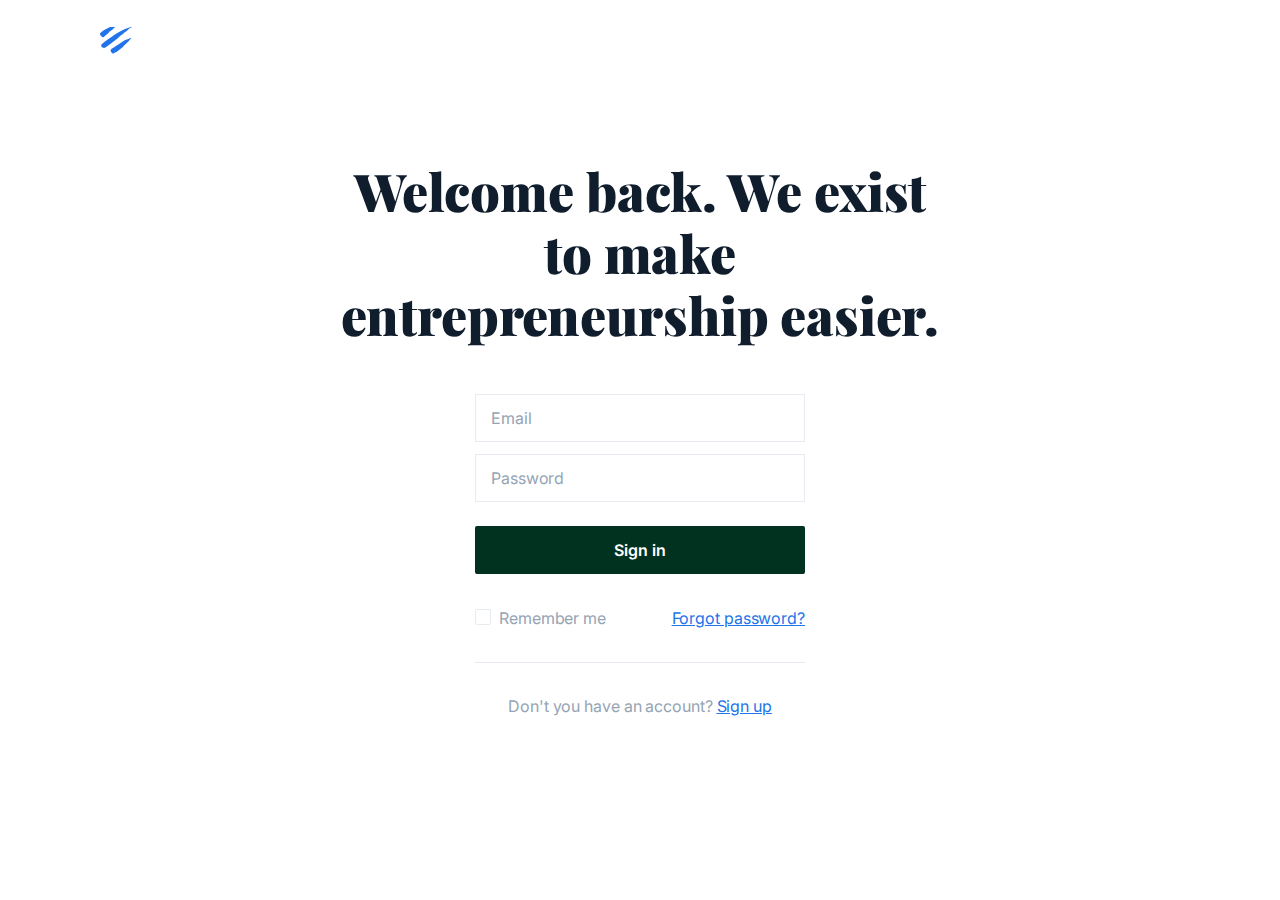
<file: login.html>
<!DOCTYPE html><html lang="en" class="no-js"><head><meta charset="utf-8"><meta http-equiv="X-UA-Compatible" content="IE=edge"><meta name="viewport" content="width=device-width,initial-scale=1"><title>Tidy Template</title><link rel="stylesheet" href="css/style.css"></head><body><div class="body-wrap"><header class="site-header"><div class="container"><div class="site-header-inner"><div class="brand"><h1 class="m-0"><a href="index.html"><img src="images/logo.svg" alt="Tidy" width="32" height="32"></a></h1></div></div></div></header><main class="site-content"><section class="signin section"><div class="container-xs"><div class="signin-inner section-inner"><div class="section-header center-content"><h1 class="m-0">Welcome back. We exist to make entrepreneurship easier.</h1></div><div class="tiles-wrap"><div class="tiles-item"><div class="tiles-item-inner"><form><fieldset><div class="mb-12"><label class="form-label screen-reader" for="email">Email</label> <input id="email" class="form-input" type="email" placeholder="Email" required></div><div class="mb-12"><label class="form-label screen-reader" for="password">Password</label> <input id="password" class="form-input" type="password" placeholder="Password" required></div><div class="mt-24 mb-32"><button class="button button-primary button-block">Sign in</button></div><div class="signin-footer mb-32"><label class="form-checkbox"><input type="checkbox" id="remember">Remember me</label> <a class="func-link text-xs" href="#">Forgot password?</a></div></fieldset></form><div class="signin-bottom has-top-divider"><div class="pt-32 text-xs center-content text-color-low">Don't you have an account? <a class="func-link" href="signup.html">Sign up</a></div></div></div></div></div></div></div></section></main></div><script src="js/main.min.js"></script></body></html>
</file>
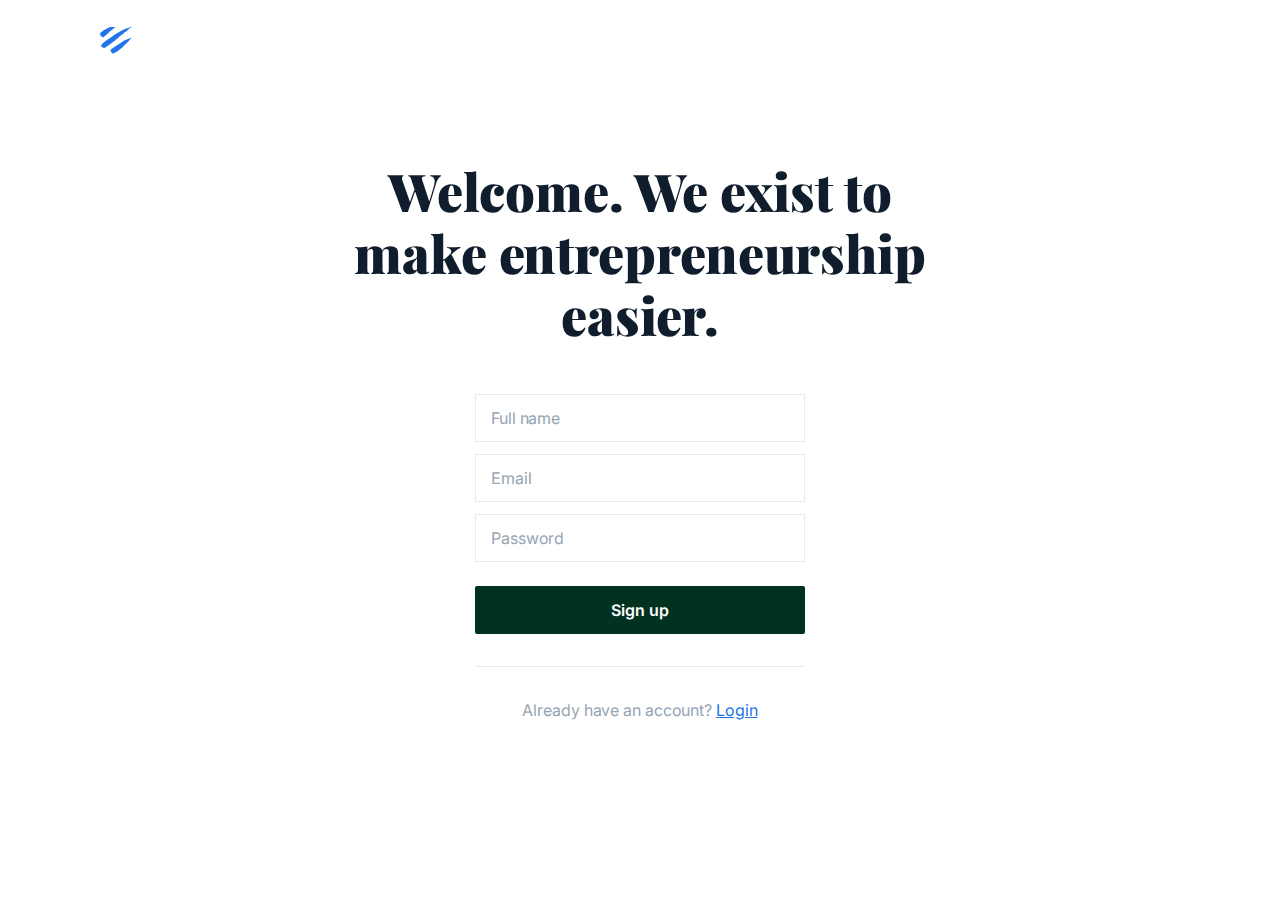
<file: signup.html>
<!DOCTYPE html><html lang="en" class="no-js"><head><meta charset="utf-8"><meta http-equiv="X-UA-Compatible" content="IE=edge"><meta name="viewport" content="width=device-width,initial-scale=1"><title>Tidy Template</title><link rel="stylesheet" href="css/style.css"></head><body><div class="body-wrap"><header class="site-header"><div class="container"><div class="site-header-inner"><div class="brand"><h1 class="m-0"><a href="index.html"><img src="images/logo.svg" alt="Tidy" width="32" height="32"></a></h1></div></div></div></header><main class="site-content"><section class="signin section"><div class="container-xs"><div class="signin-inner section-inner"><div class="section-header center-content"><h1 class="m-0">Welcome. We exist to make entrepreneurship easier.</h1></div><div class="tiles-wrap"><div class="tiles-item"><div class="tiles-item-inner"><form><fieldset><div class="mb-12"><label class="form-label screen-reader" for="name">Full name</label> <input id="name" class="form-input" type="name" placeholder="Full name" required></div><div class="mb-12"><label class="form-label screen-reader" for="email">Email</label> <input id="email" class="form-input" type="email" placeholder="Email" required></div><div class="mb-12"><label class="form-label screen-reader" for="password">Password</label> <input id="password" class="form-input" type="password" placeholder="Password" required></div><div class="mt-24 mb-32"><button class="button button-primary button-block">Sign up</button></div></fieldset></form><div class="signin-bottom has-top-divider"><div class="pt-32 text-xs center-content text-color-low">Already have an account? <a class="func-link" href="login.html">Login</a></div></div></div></div></div></div></div></section></main></div><script src="js/main.min.js"></script></body></html>
</file>
<file: css/style.css>
@import url("https://fonts.googleapis.com/css?family=Inter:400,500,600,700|Playfair+Display:700,900&display=swap");html{line-height:1.15;-ms-text-size-adjust:100%;-webkit-text-size-adjust:100%}body{margin:0}article,aside,footer,header,nav,section{display:block}h1{font-size:2em;margin:0.67em 0}figcaption,figure,main{display:block}figure{margin:1em 40px}hr{box-sizing:content-box;height:0;overflow:visible}pre{font-family:monospace, monospace;font-size:1em}a{background-color:transparent;-webkit-text-decoration-skip:objects}abbr[title]{border-bottom:none;text-decoration:underline;-webkit-text-decoration:underline dotted;text-decoration:underline dotted}b,strong{font-weight:inherit}b,strong{font-weight:bolder}code,kbd,samp{font-family:monospace, monospace;font-size:1em}dfn{font-style:italic}mark{background-color:#ff0;color:#000}small{font-size:80%}sub,sup{font-size:75%;line-height:0;position:relative;vertical-align:baseline}sub{bottom:-0.25em}sup{top:-0.5em}audio,video{display:inline-block}audio:not([controls]){display:none;height:0}img{border-style:none}svg:not(:root){overflow:hidden}button,input,optgroup,select,textarea{font-family:sans-serif;font-size:100%;line-height:1.15;margin:0}button,input{overflow:visible}button,select{text-transform:none}button,html [type="button"],[type="reset"],[type="submit"]{-webkit-appearance:button}button::-moz-focus-inner,[type="button"]::-moz-focus-inner,[type="reset"]::-moz-focus-inner,[type="submit"]::-moz-focus-inner{border-style:none;padding:0}button:-moz-focusring,[type="button"]:-moz-focusring,[type="reset"]:-moz-focusring,[type="submit"]:-moz-focusring{outline:1px dotted ButtonText}fieldset{padding:0.35em 0.75em 0.625em}legend{box-sizing:border-box;color:inherit;display:table;max-width:100%;padding:0;white-space:normal}progress{display:inline-block;vertical-align:baseline}textarea{overflow:auto}[type="checkbox"],[type="radio"]{box-sizing:border-box;padding:0}[type="number"]::-webkit-inner-spin-button,[type="number"]::-webkit-outer-spin-button{height:auto}[type="search"]{-webkit-appearance:textfield;outline-offset:-2px}[type="search"]::-webkit-search-cancel-button,[type="search"]::-webkit-search-decoration{-webkit-appearance:none}::-webkit-file-upload-button{-webkit-appearance:button;font:inherit}details,menu{display:block}summary{display:list-item}canvas{display:inline-block}template{display:none}[hidden]{display:none}@media (min-width: 641px){.has-animations [class*=reveal-]{opacity:0;will-change:opacity, transform}.has-animations .reveal-from-top{-webkit-transform:translateY(-10px);transform:translateY(-10px)}.has-animations .reveal-from-bottom{-webkit-transform:translateY(10px);transform:translateY(10px)}.has-animations .reveal-from-left{-webkit-transform:translateX(-10px);transform:translateX(-10px)}.has-animations .reveal-from-right{-webkit-transform:translateX(10px);transform:translateX(10px)}.has-animations .reveal-scale-up{-webkit-transform:scale(.95);transform:scale(.95)}.has-animations .reveal-scale-down{-webkit-transform:scale(1.05);transform:scale(1.05)}.has-animations .reveal-rotate-from-left{-webkit-transform:perspective(1000px) rotateY(-45deg);transform:perspective(1000px) rotateY(-45deg)}.has-animations .reveal-rotate-from-right{-webkit-transform:perspective(1000px) rotateY(45deg);transform:perspective(1000px) rotateY(45deg)}.has-animations.is-loaded [class*=reveal-]{-webkit-transition:opacity 1s cubic-bezier(0.39, 0.575, 0.565, 1),-webkit-transform 1s cubic-bezier(0.39, 0.575, 0.565, 1);transition:opacity 1s cubic-bezier(0.39, 0.575, 0.565, 1),-webkit-transform 1s cubic-bezier(0.39, 0.575, 0.565, 1);transition:opacity 1s cubic-bezier(0.39, 0.575, 0.565, 1),transform 1s cubic-bezier(0.39, 0.575, 0.565, 1);transition:opacity 1s cubic-bezier(0.39, 0.575, 0.565, 1),transform 1s cubic-bezier(0.39, 0.575, 0.565, 1),-webkit-transform 1s cubic-bezier(0.39, 0.575, 0.565, 1)}.has-animations.is-loaded [class*=reveal-].is-revealed{opacity:1;-webkit-transform:translate(0);transform:translate(0)}}html{box-sizing:border-box}*,*:before,*:after{box-sizing:inherit}body{background:#fff;-moz-osx-font-smoothing:grayscale;-webkit-font-smoothing:antialiased}hr{border:0;display:block;height:1px;background:#E7ECF2;margin-top:24px;margin-bottom:24px}ul,ol{margin-top:0;padding-left:24px}ul:not(:last-child),ol:not(:last-child){margin-bottom:24px}ul{list-style:disc}ol{list-style:decimal}li:not(:last-child){margin-bottom:12px}li>ul,li>ol{margin-top:12px;margin-bottom:0}dl{margin-top:0;margin-bottom:24px}dt{font-weight:600}dd{margin-left:24px;margin-bottom:24px}img,svg,video{display:block;height:auto;max-width:100%}figure{margin:48px 0}figcaption{padding:8px 0}table{font-size:16px;line-height:24px;letter-spacing:-0.1px;border-collapse:collapse;margin-bottom:24px;width:100%}tr{border-bottom:1px solid #E7ECF2}th{font-weight:600;text-align:left}th,td{padding:8px 16px}th:first-child,td:first-child{padding-left:0}th:last-child,td:last-child{padding-right:0}.invert-color hr{display:block;height:1px;background:rgba(98,113,131,0.24)}.invert-color tr{border-bottom:1px solid rgba(98,113,131,0.24)}html{font-size:20px;line-height:30px;letter-spacing:-0.1px}body{color:#627183;font-size:1rem}body,button,input,select,textarea{font-family:"Inter", sans-serif;font-weight:400}h1,h2,h3,h4,h5,h6,.h1,.h2,.h3,.h4,.h5,.h6{font-family:"Playfair Display", serif;font-weight:900;clear:both;color:#101D2D;word-wrap:break-word;overflow-wrap:break-word}h1,.h1{font-size:44px;line-height:54px}h2,.h2{font-size:32px;line-height:42px}h3,.h3{font-size:24px;line-height:34px;letter-spacing:-0.1px}h4,.h4{font-size:24px;line-height:34px;letter-spacing:-0.1px}h5,.h5{font-size:20px;line-height:30px;letter-spacing:-0.1px}h6,.h6,small,.text-sm{font-size:18px;line-height:28px;letter-spacing:-0.1px}.text-xs{font-size:16px;line-height:24px;letter-spacing:-0.1px}.text-xxs{font-size:14px;line-height:22px}figcaption{font-size:14px;line-height:22px}a:not(.button){color:#627183;text-decoration:underline}a:not(.button):hover,a:not(.button):active{color:#2174EA;outline:0;text-decoration:none}a.func-link{color:#2174EA}h1,.h1{margin-top:48px;margin-bottom:32px}h2,.h2{margin-top:48px;margin-bottom:32px}h3,.h3{margin-top:36px;margin-bottom:24px}h4,h5,h6,.h4,.h5,.h6{margin-top:24px;margin-bottom:24px}p{margin-top:0;margin-bottom:24px}dfn,cite,em,i{font-style:italic}blockquote{font-size:20px;line-height:30px;letter-spacing:-0.1px;margin-top:24px;margin-bottom:24px;margin-left:24px}blockquote::before{content:"\201C"}blockquote::after{content:"\201D"}blockquote p{display:inline}address{border-width:1px 0;border-style:solid;border-color:#E7ECF2;padding:24px 0;margin:0 0 24px}pre,pre h1,pre h2,pre h3,pre h4,pre h5,pre h6,pre .h1,pre .h2,pre .h3,pre .h4,pre .h5,pre .h6{font-family:"Courier 10 Pitch", Courier, monospace}pre,code,kbd,tt,var{background:#F3F5F8}pre{font-size:16px;line-height:24px;letter-spacing:-0.1px;max-width:100%;overflow:auto;padding:24px 24px;margin-top:24px;margin-bottom:24px}code,kbd,tt,var{font-family:Monaco, Consolas, "Andale Mono", "DejaVu Sans Mono", monospace;font-size:16px;line-height:24px;letter-spacing:-0.1px;padding:2px 4px}abbr,acronym{cursor:help}mark,ins{text-decoration:none}b,strong{font-weight:600}.invert-color{color:#95A4B4}.invert-color a:not(.button){color:#95A4B4;text-decoration:underline}.invert-color a:not(.button):hover,.invert-color a:not(.button):active{color:#2174EA;outline:0;text-decoration:none}.invert-color h1,.invert-color h2,.invert-color h3,.invert-color h4,.invert-color h5,.invert-color h6,.invert-color .h1,.invert-color .h2,.invert-color .h3,.invert-color .h4,.invert-color .h5,.invert-color .h6{color:#fff}.invert-color address{border-color:rgba(98,113,131,0.24)}.invert-color pre,.invert-color code,.invert-color kbd,.invert-color tt,.invert-color var{background:#0c1622}@media (max-width: 640px){.h1-mobile{font-size:44px;line-height:54px}.h2-mobile{font-size:32px;line-height:42px}.h3-mobile{font-size:24px;line-height:34px;letter-spacing:-0.1px}.h4-mobile{font-size:24px;line-height:34px;letter-spacing:-0.1px}.h5-mobile{font-size:20px;line-height:30px;letter-spacing:-0.1px}.h6-mobile{font-size:18px;line-height:28px;letter-spacing:-0.1px}}@media (min-width: 641px){h1,.h1{font-size:52px;line-height:62px}h2,.h2{font-size:44px;line-height:54px}h3,.h3{font-size:32px;line-height:42px}}.container,.container-sm,.container-xs{width:100%;margin:0 auto;padding-left:16px;padding-right:16px}@media (min-width: 481px){.container,.container-sm,.container-xs{padding-left:24px;padding-right:24px}}.container{max-width:1128px}.container-sm{max-width:944px}.container-xs{max-width:668px}[class*=container] [class*=container]{padding-left:0;padding-right:0}[class*=container] .container-sm{max-width:896px}[class*=container] .container-xs{max-width:620px}.button{display:-webkit-inline-box;display:inline-flex;font-size:16px;line-height:24px;letter-spacing:-0.1px;font-weight:600;padding:11px 31px;height:48px;text-decoration:none !important;color:#627183;background-color:#F3F5F8;border-width:1px;border-style:solid;border-color:#E7ECF2;border-radius:2px;cursor:pointer;-webkit-box-pack:center;justify-content:center;text-align:center;letter-spacing:inherit;white-space:nowrap;-webkit-transition:background .15s ease;transition:background .15s ease}.button:active{outline:0}.button:hover{background-color:#E7ECF2}.button.is-loading{position:relative;color:transparent !important;pointer-events:none}.button.is-loading::after{content:'';display:block;position:absolute;width:24px;height:24px;margin-left:-12px;margin-top:-12px;top:50%;left:50%;border:2px solid #627183;border-radius:50%;border-right-color:transparent !important;border-top-color:transparent !important;z-index:1;-webkit-animation:button-loading .6s infinite linear;animation:button-loading .6s infinite linear}.button[disabled]{cursor:not-allowed;color:#95A4B4;background-color:#E7ECF2 !important;border-color:rgba(0,0,0,0)}.button[disabled].is-loading::after{border-color:#95A4B4}.button-sm{padding:5px 23px;height:36px}.button-dark{color:#fff;background-color:#2d3a4b;border-color:rgba(0,0,0,0)}.button-dark:hover{background-color:#334155}.button-dark.is-loading::after{border-color:#fff}.button-primary{color:#fff;background-color:#013220;border-color:rgba(0,0,0,0)}.button-primary:hover{background-color:#2f7deb}.button-primary.is-loading::after{border-color:#fff}.button-secondary{color:#fff;background-color:#2BBF96;border-color:rgba(0,0,0,0)}.button-secondary:hover{background-color:#2ecba0}.button-secondary.is-loading::after{border-color:#fff}.button-block{display:-webkit-box;display:flex;width:100%}.button-group{display:-webkit-box;display:flex;flex-wrap:wrap;-webkit-box-align:center;align-items:center;margin-right:-8px;margin-left:-8px;margin-top:-8px}.button-group:last-of-type{margin-bottom:-8px}.button-group:not(:last-of-type){margin-bottom:8px}.button-group>[class*=button]{margin:8px}@media (max-width: 640px){.button-wide-mobile{width:100%;max-width:280px}}@-webkit-keyframes button-loading{0%{-webkit-transform:rotate(0);transform:rotate(0)}100%{-webkit-transform:rotate(360deg);transform:rotate(360deg)}}@keyframes button-loading{0%{-webkit-transform:rotate(0);transform:rotate(0)}100%{-webkit-transform:rotate(360deg);transform:rotate(360deg)}}fieldset{padding:0;margin:0;border:0}.form-label,.form-switch,.form-slider{color:#627183;font-weight:500}.form-label{font-size:14px;line-height:22px}.form-input,.form-select,.form-checkbox input,.form-radio input{-moz-appearance:none;-webkit-appearance:none;background-color:#fff;border-width:1px;border-style:solid;border-color:#E7ECF2}.form-input:hover,.form-select:hover,.form-checkbox input:hover,.form-radio input:hover{border-color:#d6dfe9}.form-input:active,.form-input:focus,.form-select:active,.form-select:focus,.form-checkbox input:active,.form-checkbox input:focus,.form-radio input:active,.form-radio input:focus{outline:none;border-color:#95A4B4}.form-input[disabled],.form-select[disabled],.form-checkbox input[disabled],.form-radio input[disabled]{cursor:not-allowed;background-color:#F3F5F8;border-color:#F3F5F8}.form-input.form-error,.form-select.form-error,.form-checkbox input.form-error,.form-radio input.form-error{border-color:#FF6157}.form-input.form-warning,.form-select.form-warning,.form-checkbox input.form-warning,.form-radio input.form-warning{border-color:#FFB471}.form-input.form-success,.form-select.form-success,.form-checkbox input.form-success,.form-radio input.form-success{border-color:#2BBF96}.form-input,.form-select{display:block;font-size:16px;line-height:24px;letter-spacing:-0.1px;padding:11px 15px;height:48px;border-radius:0;color:#101D2D;box-shadow:none;max-width:100%;width:100%}.form-input::-webkit-input-placeholder{color:#95A4B4}.form-input::-moz-placeholder{color:#95A4B4}.form-input:-ms-input-placeholder{color:#95A4B4}.form-input::-ms-input-placeholder{color:#95A4B4}.form-input::placeholder{color:#95A4B4}.form-input::-ms-input-placeholder{color:#95A4B4}textarea.form-input{height:auto;resize:vertical}.form-select{padding-right:46px;background-image:url("data:image/svg+xml;charset=US-ASCII,%3Csvg%20viewBox%3D%220%200%2016%2016%22%20xmlns%3D%22http%3A%2F%2Fwww.w3.org%2F2000%2Fsvg%22%3E%3Cpath%20d%3D%22M8%2011.4L2.6%206%204%204.6l4%204%204-4L13.4%206%208%2011.4z%22%20fill%3D%22%23627183%22%20fill-rule%3D%22evenodd%22%2F%3E%3C%2Fsvg%3E");background-position:right 15px center;background-repeat:no-repeat;background-size:16px 16px}.form-select-sm{padding-right:38px;background-position:right 11px center}.form-select-sm,.form-input-sm{padding:5px 11px;height:36px}.has-icon-left,.has-icon-right{position:relative}.has-icon-left svg,.has-icon-right svg{pointer-events:none;position:absolute;top:50%;-webkit-transform:translateY(-50%);transform:translateY(-50%)}.has-icon-left .form-input{padding-left:46px}.has-icon-left .form-input+svg{left:15px}.has-icon-left .form-input-sm{padding-left:38px}.has-icon-left .form-input-sm+svg{left:11px}.has-icon-right .form-input{padding-right:46px}.has-icon-right .form-input+svg{right:15px}.has-icon-right .form-input-sm{padding-right:38px}.has-icon-right .form-input-sm+svg{right:11px}.form-checkbox,.form-radio,.form-switch{cursor:pointer}.form-checkbox,.form-radio,.form-switch,.form-slider{font-size:16px;line-height:24px;letter-spacing:-0.1px}.form-checkbox,.form-radio{color:#95A4B4}.form-checkbox,.form-radio{position:relative;padding-left:24px}.form-checkbox input,.form-radio input{position:absolute;left:0;top:3px;width:16px;height:16px;cursor:pointer}.form-checkbox input:checked,.form-radio input:checked{background-color:#2174EA !important;border-color:#2174EA !important;background-position:50%}.form-checkbox input{border-radius:2px}.form-checkbox input:checked{background-image:url([data-uri])}.form-radio input{border-radius:50%}.form-radio input:checked{background-image:url([data-uri])}.form-switch{display:-webkit-inline-box;display:inline-flex;-webkit-box-align:center;align-items:center;-webkit-user-select:none;-moz-user-select:none;-ms-user-select:none;user-select:none}.form-switch input{clip:rect(0, 0, 0, 0);height:1px;margin:-1px;overflow:hidden;position:absolute;width:1px}.form-switch .form-switch-icon{display:block;position:relative;min-width:60px;width:60px;height:32px;border-radius:16px;background:#95A4B4}.form-switch .form-switch-icon::before{content:'';display:block;position:absolute;top:2px;left:2px;width:28px;height:28px;border-radius:14px;background:#fff;-webkit-transition:all .15s ease-out;transition:all .15s ease-out}.form-switch input:checked+.form-switch-icon{background:#2174EA}.form-switch input:checked+.form-switch-icon::before{left:30px}.form-switch>span:not(.form-switch-icon){-webkit-box-ordinal-group:0;order:-1;margin-right:12px}.form-switch>span:not(.form-switch-icon):last-child{-webkit-box-ordinal-group:initial;order:initial;margin-left:12px;margin-right:0}.form-slider>span{display:block}.form-slider input[type=range]{-moz-appearance:none;-webkit-appearance:none;background:#E7ECF2;border-radius:3px;height:6px;width:100%;margin-top:15px;margin-bottom:15px;outline:none}.form-slider input[type=range]::-webkit-slider-thumb{appearance:none;-webkit-appearance:none;background-color:#2174EA;background-image:url("data:image/svg+xml;charset=US-ASCII,%3Csvg%20width%3D%2212%22%20height%3D%228%22%20xmlns%3D%22http%3A%2F%2Fwww.w3.org%2F2000%2Fsvg%22%3E%3Cpath%20d%3D%22M8%20.5v7L12%204zM0%204l4%203.5v-7z%22%20fill%3D%22%23fff%22%20fill-rule%3D%22nonzero%22%2F%3E%3C%2Fsvg%3E");background-position:center;background-repeat:no-repeat;border:0;border-radius:50%;cursor:pointer;height:36px;width:36px}.form-slider input[type=range]::-moz-range-thumb{background-color:#2174EA;background-image:url("data:image/svg+xml;charset=US-ASCII,%3Csvg%20width%3D%2212%22%20height%3D%228%22%20xmlns%3D%22http%3A%2F%2Fwww.w3.org%2F2000%2Fsvg%22%3E%3Cpath%20d%3D%22M8%20.5v7L12%204zM0%204l4%203.5v-7z%22%20fill%3D%22%23fff%22%20fill-rule%3D%22nonzero%22%2F%3E%3C%2Fsvg%3E");background-position:center;background-repeat:no-repeat;border:0;border:none;border-radius:50%;cursor:pointer;height:36px;width:36px}.form-slider input[type=range]::-ms-thumb{background-color:#2174EA;background-image:url("data:image/svg+xml;charset=US-ASCII,%3Csvg%20width%3D%2212%22%20height%3D%228%22%20xmlns%3D%22http%3A%2F%2Fwww.w3.org%2F2000%2Fsvg%22%3E%3Cpath%20d%3D%22M8%20.5v7L12%204zM0%204l4%203.5v-7z%22%20fill%3D%22%23fff%22%20fill-rule%3D%22nonzero%22%2F%3E%3C%2Fsvg%3E");background-position:center;background-repeat:no-repeat;border:0;border-radius:50%;cursor:pointer;height:36px;width:36px}.form-slider input[type=range]::-moz-focus-outer{border:0}.invert-color .form-select{background-image:url("data:image/svg+xml;charset=US-ASCII,%3Csvg%20viewBox%3D%220%200%2016%2016%22%20xmlns%3D%22http%3A%2F%2Fwww.w3.org%2F2000%2Fsvg%22%3E%3Cpath%20d%3D%22M8%2011.4L2.6%206%204%204.6l4%204%204-4L13.4%206%208%2011.4z%22%20fill%3D%22%2395A4B4%22%20fill-rule%3D%22evenodd%22%2F%3E%3C%2Fsvg%3E")}.invert-color .form-checkbox input:checked,.invert-color .form-radio input:checked{background-color:!important;border-color:!important}.invert-color .form-slider input[type=range]{background:#2d3a4b}.invert-color .form-slider input[type=range]::-webkit-slider-thumb{background-color:#fff;background-image:url("data:image/svg+xml;charset=US-ASCII,%3Csvg%20width%3D%2212%22%20height%3D%228%22%20xmlns%3D%22http%3A%2F%2Fwww.w3.org%2F2000%2Fsvg%22%3E%3Cpath%20d%3D%22M8%20.5v7L12%204zM0%204l4%203.5v-7z%22%20fill%3D%22%232174EA%22%20fill-rule%3D%22nonzero%22%2F%3E%3C%2Fsvg%3E")}.invert-color .form-slider input[type=range]::-moz-range-thumb{background-color:#fff;background-image:url("data:image/svg+xml;charset=US-ASCII,%3Csvg%20width%3D%2212%22%20height%3D%228%22%20xmlns%3D%22http%3A%2F%2Fwww.w3.org%2F2000%2Fsvg%22%3E%3Cpath%20d%3D%22M8%20.5v7L12%204zM0%204l4%203.5v-7z%22%20fill%3D%22%232174EA%22%20fill-rule%3D%22nonzero%22%2F%3E%3C%2Fsvg%3E")}.invert-color .form-slider input[type=range]::-ms-thumb{background-color:#fff;background-image:url("data:image/svg+xml;charset=US-ASCII,%3Csvg%20width%3D%2212%22%20height%3D%228%22%20xmlns%3D%22http%3A%2F%2Fwww.w3.org%2F2000%2Fsvg%22%3E%3Cpath%20d%3D%22M8%20.5v7L12%204zM0%204l4%203.5v-7z%22%20fill%3D%22%232174EA%22%20fill-rule%3D%22nonzero%22%2F%3E%3C%2Fsvg%3E")}.form-group{display:-webkit-box;display:flex}.form-group .form-input{-webkit-box-flex:1;flex-grow:1;flex-shrink:1;margin-right:12px}.form-group .button{padding-left:24px;padding-right:24px;flex-shrink:0}.form-hint{font-size:14px;line-height:22px;margin-top:8px}@media (max-width: 640px){.form-group-desktop .form-input{margin-bottom:12px}.form-group-desktop .button{width:100%}}@media (min-width: 641px){.form-group-desktop{display:-webkit-box;display:flex}.form-group-desktop .form-input{-webkit-box-flex:1;flex-grow:1;flex-shrink:1;margin-right:12px}.form-group-desktop .button{padding-left:24px;padding-right:24px;flex-shrink:0}}.header-nav-toggle{background:transparent;border:0;outline:0;padding:0;cursor:pointer}.hamburger,.hamburger-inner{display:block;pointer-events:none}.hamburger{position:relative;width:24px;height:24px}.hamburger-inner,.hamburger-inner::before,.hamburger-inner::after{width:24px;height:2px;position:absolute;background:#627183}.invert-color .hamburger-inner,.invert-color .hamburger-inner::before,.invert-color .hamburger-inner::after{background:#95A4B4}.hamburger-inner{top:50%;margin-top:-1px;-webkit-transition-duration:0.22s;transition-duration:0.22s;-webkit-transition-timing-function:cubic-bezier(0.55, 0.055, 0.675, 0.19);transition-timing-function:cubic-bezier(0.55, 0.055, 0.675, 0.19)}.hamburger-inner::before,.hamburger-inner::after{content:'';display:block}.hamburger-inner::before{top:-7px;-webkit-transition:top 0.1s 0.25s ease-in, opacity 0.1s ease-in;transition:top 0.1s 0.25s ease-in, opacity 0.1s ease-in}.hamburger-inner::after{bottom:-7px;-webkit-transition:bottom 0.1s 0.25s ease-in,width 0.1s 0.25s ease-in,-webkit-transform 0.22s cubic-bezier(0.55, 0.055, 0.675, 0.19);transition:bottom 0.1s 0.25s ease-in,width 0.1s 0.25s ease-in,-webkit-transform 0.22s cubic-bezier(0.55, 0.055, 0.675, 0.19);transition:bottom 0.1s 0.25s ease-in,transform 0.22s cubic-bezier(0.55, 0.055, 0.675, 0.19),width 0.1s 0.25s ease-in;transition:bottom 0.1s 0.25s ease-in,transform 0.22s cubic-bezier(0.55, 0.055, 0.675, 0.19),width 0.1s 0.25s ease-in,-webkit-transform 0.22s cubic-bezier(0.55, 0.055, 0.675, 0.19)}.off-nav-is-active .hamburger-inner{-webkit-transform:rotate(225deg);transform:rotate(225deg);-webkit-transition-delay:0.12s;transition-delay:0.12s;-webkit-transition-timing-function:cubic-bezier(0.215, 0.61, 0.355, 1);transition-timing-function:cubic-bezier(0.215, 0.61, 0.355, 1)}.off-nav-is-active .hamburger-inner::before{top:0;opacity:0;-webkit-transition:top 0.1s ease-out, opacity 0.1s 0.12s ease-out;transition:top 0.1s ease-out, opacity 0.1s 0.12s ease-out}.off-nav-is-active .hamburger-inner::after{width:24px;bottom:0;-webkit-transform:rotate(-90deg);transform:rotate(-90deg);-webkit-transition:bottom 0.1s ease-out,width 0.1s ease-out,-webkit-transform 0.22s 0.12s cubic-bezier(0.215, 0.61, 0.355, 1);transition:bottom 0.1s ease-out,width 0.1s ease-out,-webkit-transform 0.22s 0.12s cubic-bezier(0.215, 0.61, 0.355, 1);transition:bottom 0.1s ease-out,transform 0.22s 0.12s cubic-bezier(0.215, 0.61, 0.355, 1),width 0.1s ease-out;transition:bottom 0.1s ease-out,transform 0.22s 0.12s cubic-bezier(0.215, 0.61, 0.355, 1),width 0.1s ease-out,-webkit-transform 0.22s 0.12s cubic-bezier(0.215, 0.61, 0.355, 1)}.accordion li{position:relative}.accordion li::before{content:'';position:absolute;top:0;left:0;width:100%;display:block;height:1px;background:#E7ECF2}.accordion li:last-of-type{position:relative}.accordion li:last-of-type::after{content:'';position:absolute;bottom:0;left:0;width:100%;display:block;height:1px;background:#E7ECF2}.invert-color .accordion li{position:relative}.invert-color .accordion li::before{content:'';position:absolute;top:0;left:0;width:100%;display:block;height:1px;background:rgba(98,113,131,0.24)}.invert-color .accordion li:last-of-type{position:relative}.invert-color .accordion li:last-of-type::after{content:'';position:absolute;bottom:0;left:0;width:100%;display:block;height:1px;background:rgba(98,113,131,0.24)}.accordion-header{display:-webkit-box;display:flex;-webkit-box-pack:justify;justify-content:space-between;-webkit-box-align:center;align-items:center;padding-top:24px;padding-bottom:24px;cursor:pointer}.accordion-header span{width:calc(100% - (16px * 2))}.accordion-content{max-height:0;opacity:0;overflow:hidden;-webkit-transition:max-height .15s ease-in-out,opacity .15s;transition:max-height .15s ease-in-out,opacity .15s}.is-active .accordion-content{opacity:1}.accordion-content p:last-child{margin-bottom:24px}.accordion-icon{position:relative;width:16px;height:16px}.accordion-icon::before,.accordion-icon::after{content:'';position:absolute;background:#2174EA;-webkit-transition:-webkit-transform .25s ease-out;transition:-webkit-transform .25s ease-out;transition:transform .25s ease-out;transition:transform .25s ease-out, -webkit-transform .25s ease-out}.invert-color .accordion-icon::before,.invert-color .accordion-icon::after{background:#95A4B4}.accordion-icon::before{top:0;left:50%;width:2px;height:100%;margin-left:-1px}.accordion-icon::after{top:50%;left:0;width:100%;height:2px;margin-top:-1px}.is-active .accordion-icon{cursor:pointer}.is-active .accordion-icon::before{-webkit-transform:rotate(90deg);transform:rotate(90deg)}.is-active .accordion-icon::after{-webkit-transform:rotate(180deg);transform:rotate(180deg)}.modal,.modal::before{bottom:0;left:0;right:0;top:0}.modal{display:none;-webkit-box-align:center;align-items:center;-webkit-box-orient:vertical;-webkit-box-direction:normal;flex-direction:column;-webkit-box-pack:center;justify-content:center;overflow:hidden;position:fixed;z-index:40}.modal.modal-video .modal-inner{padding:0;max-width:1024px}.modal::before,.modal .modal-inner{display:none}.modal::before{content:'';position:absolute;background-color:rgba(16,29,45,0.48)}.modal.is-active{display:-webkit-box;display:flex}.modal.is-active::before,.modal.is-active .modal-inner{display:block}.modal.is-active .modal-inner{-webkit-animation:slideUpInModal .15s ease-in-out both;animation:slideUpInModal .15s ease-in-out both}.modal.is-active::before{-webkit-animation:slideUpInModalBg .15s ease-in-out both;animation:slideUpInModalBg .15s ease-in-out both}.modal-inner{max-height:calc(100vh - 16px * 2);overflow:auto;position:relative;width:calc(100%  - ( 16px * 2 ));max-width:480px;margin-left:16px;margin-right:16px;background:#fff}.modal-content{padding:40px 16px}.modal-close{background:transparent;border:0;outline:0;padding:0;cursor:pointer;position:absolute;right:16px;top:16px;width:16px;height:16px}.modal-close::before,.modal-close::after{content:'';display:block;position:absolute;top:50%;left:50%;margin-top:-1px;margin-left:-8px;width:16px;height:2px;background:#95A4B4}.modal-close::before{-webkit-transform:rotate(225deg);transform:rotate(225deg)}.modal-close::after{-webkit-transform:rotate(-45deg);transform:rotate(-45deg)}.modal-close:hover::before,.modal-close:hover::after{background:#627183}@media (min-width: 641px){.modal-inner{margin:0 auto;max-height:calc(100vh - 48px * 2)}.modal-content{padding-left:32px;padding-right:32px}}@-webkit-keyframes slideUpInModal{0%{opacity:0;-webkit-transform:translateY(-24px);transform:translateY(-24px)}to{opacity:1;-webkit-transform:translateY(0);transform:translateY(0)}}@keyframes slideUpInModal{0%{opacity:0;-webkit-transform:translateY(-24px);transform:translateY(-24px)}to{opacity:1;-webkit-transform:translateY(0);transform:translateY(0)}}@-webkit-keyframes slideUpInModalBg{0%{opacity:0}to{opacity:1}}@keyframes slideUpInModalBg{0%{opacity:0}to{opacity:1}}.carousel-item.is-loading:not(.is-active){display:block;position:absolute;visibility:hidden;opacity:0}.carousel-item:not(.is-active){display:none !important}.carousel-bullets{display:-webkit-inline-box;display:inline-flex}.carousel-bullet{display:block;position:relative;width:20px;height:20px;padding:0;cursor:pointer;line-height:0;border:none;background:transparent}.carousel-bullet::before{content:'';position:absolute;left:6px;top:6px;background:#F3F5F8;width:8px;height:8px;border-radius:50%;-webkit-transition:background .25s ease;transition:background .25s ease}.carousel-bullet:focus{outline:none}.carousel-bullet.is-active::before{background:#2174EA}.carousel-bullet:hover::before{background:#E7ECF2}.invert-color .carousel-bullet::before{background:#627183}.invert-color .carousel-bullet.is-active::before{background:#2174EA}.invert-color .carousel-bullet:hover::before{background:#95A4B4}.tab-list{position:relative;display:-webkit-box;display:flex;-webkit-box-pack:start;justify-content:flex-start;-webkit-box-flex:1;flex-grow:1;flex-shrink:0;margin-bottom:0 !important;white-space:nowrap;overflow-x:auto;-webkit-user-select:none;-moz-user-select:none;-ms-user-select:none;user-select:none}.tab-list::after{content:'';display:block;position:absolute;bottom:0;width:100%;height:1px;background-color:#E7ECF2;z-index:-1}.tab{display:-webkit-box;display:flex;-webkit-box-align:center;align-items:center;-webkit-box-pack:center;justify-content:center;font-size:16px;line-height:24px;letter-spacing:-0.1px;font-weight:500;padding:8px 24px;color:#95A4B4;border-bottom-width:1px;border-bottom-style:solid;border-bottom-color:#E7ECF2;cursor:pointer}.tab.is-active{color:#2174EA;border-bottom-color:#2174EA}.tab-panel{padding-top:24px;padding-bottom:24px}.tab-panel:not(.is-active){display:none !important}.invert-color .tab-list::after{background-color:#95A4B4}.invert-color .tab{color:#95A4B4;border-bottom-color:#95A4B4}.invert-color .tab.is-active{color:#fff;border-bottom-color:#fff}.timeline-wrap{margin-top:-24px}.timeline-wrap:last-of-type{margin-bottom:-24px}.timeline-wrap:not(:last-of-type){margin-bottom:24px}.timeline-item{position:relative;padding-top:24px;padding-bottom:24px}.timeline-item:not(:last-of-type)::before{content:'';display:block;position:absolute;top:43px;left:3px;width:2px;height:calc(100% - 8px - 8px);background:#E7ECF2}.invert-color .timeline-item:not(:last-of-type)::before{background:#627183}.timeline-item-inner{margin-left:32px}.timeline-item-header{position:relative;font-size:14px;line-height:22px;font-weight:600}.timeline-item-header::before{content:'';display:block;position:absolute;top:7px;left:-32px;width:8px;height:8px;border-radius:50%;background:#2174EA}.invert-color .timeline-item-header::before{background:#E7ECF2}@media (min-width: 641px){.timeline-wrap{margin-top:-32px}.timeline-wrap:last-of-type{margin-bottom:-32px}.timeline-wrap:not(:last-of-type){margin-bottom:32px}.timeline-item{padding-top:32px;padding-bottom:32px;width:50%}.timeline-item:not(:last-of-type)::before{top:51px;left:-1px}.timeline-item:nth-child(odd){left:50%}.timeline-item:nth-child(odd) .timeline-item-header::before{left:-36px}.timeline-item:nth-child(even){text-align:right}.timeline-item:nth-child(even):not(:last-of-type)::before{left:auto;right:-1px}.timeline-item:nth-child(even) .timeline-item-inner{margin-left:0;margin-right:32px}.timeline-item:nth-child(even) .timeline-item-header{position:relative}.timeline-item:nth-child(even) .timeline-item-header::before{left:auto;right:-36px}}.split-wrap{margin-top:-24px}.split-wrap:last-of-type{margin-bottom:-24px}.split-wrap:not(:last-of-type){margin-bottom:24px}.split-wrap .split-item{padding-top:24px;padding-bottom:24px;display:-webkit-box;display:flex;-webkit-box-orient:vertical;-webkit-box-direction:normal;flex-direction:column}.split-wrap .split-item .split-item-image{position:relative;width:100%}.split-wrap .split-item .split-item-image img,.split-wrap .split-item .split-item-image svg,.split-wrap .split-item .split-item-image video{width:auto;height:auto;max-width:100%;overflow:visible}.split-wrap .split-item .split-item-image.split-item-image-fill img,.split-wrap .split-item .split-item-image.split-item-image-fill svg,.split-wrap .split-item .split-item-image.split-item-image-fill video{width:100%}@media (max-width: 640px){.split-wrap .split-item .split-item-content{margin-bottom:40px}.split-wrap.invert-mobile .split-item .split-item-content{-webkit-box-ordinal-group:2;order:1;margin-bottom:0 !important}.split-wrap.invert-mobile .split-item .split-item-image{margin-bottom:40px}}@media (min-width: 641px){.split-wrap{margin-top:-40px}.split-wrap:last-of-type{margin-bottom:-40px}.split-wrap:not(:last-of-type){margin-bottom:40px}.split-wrap .split-item{padding-top:40px;padding-bottom:40px;-webkit-box-orient:horizontal;-webkit-box-direction:normal;flex-direction:row;flex-wrap:nowrap;-webkit-box-align:center;align-items:center;-webkit-box-pack:start;justify-content:flex-start}.split-wrap .split-item .split-item-content{flex-shrink:0;width:396px;margin-bottom:0;margin-right:64px}.split-wrap .split-item .split-item-image{min-width:436px}.split-wrap:not(.invert-desktop) .split-item:nth-child(even),.split-wrap.invert-desktop .split-item:nth-child(odd){-webkit-box-pack:end;justify-content:flex-end}.split-wrap:not(.invert-desktop) .split-item:nth-child(even) .split-item-content,.split-wrap.invert-desktop .split-item:nth-child(odd) .split-item-content{-webkit-box-ordinal-group:2;order:1;margin-left:64px;margin-right:0}.split-wrap:not(.invert-desktop) .split-item:nth-child(odd) .split-item-image img,.split-wrap:not(.invert-desktop) .split-item:nth-child(odd) .split-item-image svg,.split-wrap:not(.invert-desktop) .split-item:nth-child(odd) .split-item-image video,.split-wrap.invert-desktop .split-item:nth-child(even) .split-item-image img,.split-wrap.invert-desktop .split-item:nth-child(even) .split-item-image svg,.split-wrap.invert-desktop .split-item:nth-child(even) .split-item-image video{margin-left:auto}.split-wrap.align-top .split-item{-webkit-box-align:start;align-items:flex-start}}@media (min-width: 821px){.container .split-wrap .split-item .split-item-content{width:488px}.container .split-wrap .split-item .split-item-image{min-width:528px}}.tiles-wrap{display:-webkit-box;display:flex;flex-wrap:wrap;-webkit-box-pack:center;justify-content:center;margin-right:-12px;margin-left:-12px;margin-top:-12px}.tiles-wrap:last-of-type{margin-bottom:-12px}.tiles-wrap:not(:last-of-type){margin-bottom:12px}.tiles-wrap.push-left::after{content:'';flex-basis:330px;max-width:330px;box-sizing:content-box;padding-left:12px;padding-right:12px;height:0}.tiles-item{flex-basis:330px;max-width:330px;box-sizing:content-box;padding:12px}.tiles-item *{box-sizing:border-box}.tiles-item-inner{display:-webkit-box;display:flex;flex-wrap:wrap;-webkit-box-orient:vertical;-webkit-box-direction:normal;flex-direction:column;height:100%;padding:32px 24px}.site-header{position:absolute !important;top:0;width:100%;z-index:10 !important}.site-header+.site-content .section:first-of-type{padding-top:80px}.site-header .brand{margin-right:32px}.site-header-inner{display:-webkit-box;display:flex;-webkit-box-pack:justify;justify-content:space-between;-webkit-box-align:center;align-items:center;height:80px}.header-nav{-webkit-box-flex:1;flex-grow:1}.header-nav .header-nav-inner{display:-webkit-box;display:flex;-webkit-box-flex:1;flex-grow:1}.header-nav ul{display:-webkit-box;display:flex;-webkit-box-align:center;align-items:center;-webkit-box-flex:1;flex-grow:1;white-space:nowrap;margin-bottom:0}.header-nav ul:first-of-type{flex-wrap:wrap}.header-nav li+.header-button{margin-left:32px}.header-nav a:not(.button){display:block;text-decoration:none;font-weight:500;padding:0 32px}.invert-color .header-nav a:not(.button){text-decoration:none}.header-nav a.button{margin-left:32px}.header-nav-center:first-of-type{-webkit-box-flex:1;flex-grow:1;-webkit-box-pack:end;justify-content:flex-end}.header-nav-right{-webkit-box-pack:end;justify-content:flex-end}.header-nav-right+.header-nav-right{-webkit-box-flex:0;flex-grow:0}.header-nav-toggle{display:none}@media (max-width: 640px){.header-nav-toggle{display:block}.header-nav-toggle+.header-nav{-webkit-box-orient:vertical;-webkit-box-direction:normal;flex-direction:column;position:absolute;left:0;right:0;top:100%;z-index:9999;background:#0c1622;max-height:0;opacity:0;overflow:hidden;-webkit-transition:max-height .25s ease-in-out, opacity .15s;transition:max-height .25s ease-in-out, opacity .15s}.header-nav-toggle+.header-nav.is-active{opacity:1}.header-nav-toggle+.header-nav .header-nav-inner{-webkit-box-orient:vertical;-webkit-box-direction:normal;flex-direction:column;padding:24px}.header-nav-toggle+.header-nav ul{display:block;text-align:center}.header-nav-toggle+.header-nav ul a:not(.button){display:-webkit-inline-box;display:inline-flex;color:#95A4B4;padding-top:12px;padding-bottom:12px}.header-nav-toggle+.header-nav ul a:not(.button):hover,.header-nav-toggle+.header-nav ul a:not(.button):active{color:#E7ECF2}.header-nav-toggle+.header-nav a.button{margin-left:0;margin-top:12px;margin-bottom:12px}}.is-boxed{background:#F3F5F8}.is-boxed .body-wrap{max-width:1440px;margin:0 auto;box-shadow:0 20px 48px rgba(16,29,45,0.1)}.is-boxed .body-wrap::before{content:'';position:absolute;top:0;left:0;width:100%;height:100%;background:#fff;z-index:-10}.body-wrap{position:relative;overflow:hidden;display:-webkit-box;display:flex;-webkit-box-orient:vertical;-webkit-box-direction:normal;flex-direction:column;min-height:100vh}.site-content{-webkit-box-flex:1;flex:1 0 auto}.site-footer{position:relative}.site-footer::before{content:'';position:absolute;bottom:0;left:0;width:100%;height:100%;background:#101D2D;z-index:-3}.site-footer-inner{padding:48px 0}.footer-top{padding-bottom:12px}.footer-bottom{padding-top:12px}.footer-blocks{display:-webkit-box;display:flex;flex-wrap:wrap;margin-right:-24px;margin-left:-24px;margin-top:-12px}.footer-blocks:last-of-type{margin-bottom:28px}.footer-blocks:not(:last-of-type){margin-bottom:12px}.footer-block{-webkit-box-flex:1;flex-grow:1;flex-basis:160px;box-sizing:content-box;padding:12px 24px}.footer-block *{box-sizing:border-box}.footer-block ul li:not(:last-child){margin-bottom:4px}.footer-block a{text-decoration:none}.invert-color .footer-block a{text-decoration:none}.footer-block-title{font-size:14px;line-height:22px;font-weight:700;color:#101D2D;text-transform:uppercase;margin-bottom:8px}.invert-color .footer-block-title{color:#E7ECF2}.footer-social a,.footer-nav a{display:-webkit-box;display:flex}.footer-social ul,.footer-nav ul{display:-webkit-box;display:flex;flex-wrap:wrap;-webkit-box-pack:center;justify-content:center;-webkit-box-align:center;align-items:center;white-space:nowrap;margin-bottom:0}.footer-social ul{margin-right:-16px;margin-left:-16px}.footer-social li{padding:0 8px}.footer-social a{padding:8px}.footer-social a svg{fill:#2174EA;-webkit-transition:fill .15s ease;transition:fill .15s ease}.footer-social a:hover svg{fill:#5091EE}.footer-nav{margin-right:-12px;margin-left:-12px}.footer-nav a{color:#627183;text-decoration:none;padding:0 12px}.footer-nav a:hover,.footer-nav a:active{color:#2174EA}.invert-color .footer-nav a{color:#627183;text-decoration:none}@media (max-width: 640px){.footer-top>*:not(:last-child),.footer-bottom>*:not(:last-child){margin-bottom:24px}}@media (min-width: 641px){.site-footer-inner{padding:64px 0}.footer-top.space-between,.footer-bottom.space-between{display:-webkit-box;display:flex;-webkit-box-pack:justify;justify-content:space-between;-webkit-box-align:center;align-items:center}.footer-top.invert-order-desktop>*:first-child,.footer-bottom.invert-order-desktop>*:first-child{-webkit-box-ordinal-group:2;order:1}}.section-inner{position:relative;padding-top:48px;padding-bottom:48px}.section-header{padding-bottom:48px}@media (min-width: 641px){.section-inner{padding-top:80px;padding-bottom:80px}.section-header{padding-bottom:80px}}.hero-inner>.hero-content+.hero-figure,.hero-inner>.hero-figure+.hero-content{margin-top:48px}.hero-inner>.hero-figure>a{display:-webkit-inline-box;display:inline-flex;-webkit-box-align:center;align-items:center;vertical-align:top}@media (max-width: 640px){.hero .split-wrap .split-item .split-item-content{margin-bottom:48px}.hero .split-wrap.invert-mobile .split-item .split-item-image{margin-bottom:48px}}@media (min-width: 641px){.hero-inner>.hero-content+.hero-figure,.hero-inner>.hero-figure+.hero-content{margin-top:64px}}.features-tiles .tiles-wrap{margin-right:-16px;margin-left:-16px;margin-top:-16px}.features-tiles .tiles-wrap:last-of-type{margin-bottom:-16px}.features-tiles .tiles-wrap:not(:last-of-type){margin-bottom:16px}.features-tiles .tiles-wrap.push-left::after{flex-basis:317px;max-width:317px;padding-left:16px;padding-right:16px}.features-tiles .tiles-item{flex-basis:317px;max-width:317px;padding:16px}.features-tiles .tiles-item-inner{padding-top:0;padding-bottom:0;padding-left:0;padding-right:0}@media (min-width: 641px){.features-tiles .tiles-wrap{margin-right:-32px;margin-left:-32px;margin-top:-32px}.features-tiles .tiles-wrap:last-of-type{margin-bottom:-32px}.features-tiles .tiles-wrap:not(:last-of-type){margin-bottom:32px}.features-tiles .tiles-wrap.push-left::after{padding-left:32px;padding-right:32px}.features-tiles .tiles-item{padding:32px}}.features-tabs .tab-list{margin-top:-10px;margin-bottom:-10px !important;-webkit-box-pack:center;justify-content:center;flex-wrap:wrap;overflow-x:initial;padding-bottom:48px}.features-tabs .tab-list::after{content:normal}.features-tabs .tab{-webkit-box-orient:vertical;-webkit-box-direction:normal;flex-direction:column;opacity:0.48;border:initial;padding-top:10px;padding-bottom:10px;padding-left:16px;padding-right:16px;-webkit-transition:opacity .15s ease;transition:opacity .15s ease}.features-tabs .tab:hover{opacity:.72}.features-tabs .tab.is-active{opacity:1}.features-tabs .tab-panel{padding-left:0;padding-right:0;padding-top:0;padding-bottom:0;opacity:0;visibility:hidden;will-change:transform}.features-tabs .tab-panel.is-active{opacity:1;visibility:visible;-webkit-animation:tabsPanelIn .5s ease .15s both;animation:tabsPanelIn .5s ease .15s both}@-webkit-keyframes tabsPanelIn{0%{opacity:0;-webkit-transform:translateY(12px);transform:translateY(12px)}to{opacity:1;-webkit-transform:translateY(0);transform:translateY(0)}}@keyframes tabsPanelIn{0%{opacity:0;-webkit-transform:translateY(12px);transform:translateY(12px)}to{opacity:1;-webkit-transform:translateY(0);transform:translateY(0)}}.pricing .tiles-wrap.push-left::after{flex-basis:344px;max-width:344px}.pricing .tiles-item{flex-basis:344px;max-width:344px}.pricing .tiles-item-inner{padding-top:24px;padding-bottom:24px;padding-left:24px;padding-right:24px}.pricing-item-content{-webkit-box-flex:1;flex-grow:1;width:100%}ul.pricing-item-features-list li{display:-webkit-box;display:flex;-webkit-box-align:center;align-items:center;margin-bottom:12px}.pricing-switcher,.pricing-slider{margin-bottom:48px}.pricing-slider{max-width:320px;margin-left:auto;margin-right:auto;position:relative}.pricing-slider input{width:100%}.pricing-slider .pricing-slider-value{position:absolute;font-size:14px;line-height:22px;font-weight:500;color:#95A4B4;margin-top:8px;--thumb-size: 36px}.invert-color .pricing-slider-value{color:#627183}@media (min-width: 641px){.pricing-switcher,.pricing-slider{margin-top:-32px;margin-bottom:64px}}.testimonial .tiles-wrap.push-left::after{flex-basis:344px;max-width:344px}.testimonial .tiles-item{flex-basis:344px;max-width:344px}.testimonial .tiles-item-inner{padding-top:20px;padding-bottom:20px;padding-left:24px;padding-right:24px}.testimonial-item-content{-webkit-box-flex:1;flex-grow:1}.testimonial-item-source{display:-webkit-inline-box;display:inline-flex;flex-wrap:wrap;-webkit-box-align:center;align-items:center}.team .tiles-wrap{margin-right:-16px;margin-left:-16px;margin-top:-16px}.team .tiles-wrap:last-of-type{margin-bottom:-16px}.team .tiles-wrap:not(:last-of-type){margin-bottom:16px}.team .tiles-wrap.push-left::after{flex-basis:296px;max-width:296px;padding-left:16px;padding-right:16px}.team .tiles-item{flex-basis:296px;max-width:296px;padding:16px}.team .tiles-item-inner{padding-top:0;padding-bottom:0;padding-left:0;padding-right:0}@media (min-width: 641px){.team .tiles-wrap{margin-right:-32px;margin-left:-32px;margin-top:-32px}.team .tiles-wrap:last-of-type{margin-bottom:-32px}.team .tiles-wrap:not(:last-of-type){margin-bottom:32px}.team .tiles-wrap.push-left::after{padding-left:32px;padding-right:32px}.team .tiles-item{padding:32px}}.cta .section-inner{padding-top:48px;padding-bottom:48px}.cta-slogan{margin-bottom:40px}@media (min-width: 641px){.cta .section-inner{padding-top:64px;padding-bottom:64px}.cta-split{display:-webkit-box;display:flex;-webkit-box-pack:justify;justify-content:space-between;-webkit-box-align:center;align-items:center}.cta-split .cta-slogan{margin-bottom:0;margin-right:48px}}.clients .section-inner{padding-top:26px;padding-bottom:26px}.clients-inner ul{display:-webkit-box;display:flex;flex-wrap:wrap;-webkit-box-orient:vertical;-webkit-box-direction:normal;flex-direction:column;-webkit-box-pack:center;justify-content:center;-webkit-box-align:center;align-items:center;margin:0}.clients-inner li{padding:12px 28px}@media (min-width: 641px){.clients .clients-inner ul{-webkit-box-orient:horizontal;-webkit-box-direction:normal;flex-direction:row}}.news .tiles-wrap.push-left::after{flex-basis:344px;max-width:344px}.news .tiles-item{flex-basis:344px;max-width:344px}.news .tiles-item-inner{padding:0;flex-wrap:nowrap}.news .news-item-content{display:-webkit-box;display:flex;flex-wrap:wrap;-webkit-box-orient:vertical;-webkit-box-direction:normal;flex-direction:column;height:100%;padding:32px 24px;padding-top:24px;padding-bottom:24px}.news-item-body{-webkit-box-flex:1;flex-grow:1}.news-item-more a::after{content:url("data:image/svg+xml;charset=US-ASCII,%3Csvg%20width%3D%2216%22%20height%3D%2212%22%20xmlns%3D%22http%3A%2F%2Fwww.w3.org%2F2000%2Fsvg%22%3E%3Cpath%20d%3D%22M9%207H1c-.6%200-1-.4-1-1s.4-1%201-1h8V0l7%206-7%206V7z%22%20fill%3D%22%235091EE%22%20fill-rule%3D%22nonzero%22%2F%3E%3C%2Fsvg%3E");margin-left:8px;vertical-align:middle}.signin .section-header{padding-bottom:32px}.signin .tiles-item-inner{padding-top:0;padding-bottom:0;padding-left:0;padding-right:0}@media (min-width: 641px){.signin .section-header{padding-bottom:48px}}.signin-footer{display:-webkit-box;display:flex;flex-wrap:wrap;-webkit-box-pack:justify;justify-content:space-between}[class*=illustration-]{position:relative}[class*=illustration-]::after{pointer-events:none}[class*=illustration-element-]::after{z-index:-1}[class*=illustration-section-]::after{z-index:-2}.illustration-section-01::after{content:'';position:absolute;width:100%;max-width:100%;height:104px;background-image:url(../images/illustration-section-01.svg);background-repeat:no-repeat;background-size:auto;left:50%;bottom:212px;background-position:center bottom;-webkit-transform:translate(-50%);transform:translate(-50%)}.illustration-section-02::after{content:'';position:absolute;width:100%;max-width:100%;height:224px;background-image:url(../images/illustration-section-02.svg);background-repeat:no-repeat;background-size:auto;left:50%;top:293px;background-position:center top;-webkit-transform:translate(-50%);transform:translate(-50%)}.illustration-element-01::after{content:'';position:absolute;width:200%;max-width:200%;height:200%;background-image:url(../images/illustration-element-01.svg);background-repeat:no-repeat;background-size:contain;left:50%;background-position:center;top:50%;-webkit-transform:translate(-50%, -50%);transform:translate(-50%, -50%)}.has-bg-color{z-index:auto !important}h3,h4,h5,h6,.h3,.h4,.h5,.h6{font-family:"Inter", sans-serif}h3,.h3{font-weight:700}h4,h5,h6,.h4,.h5,.h6{font-weight:600}@media (min-width: 641px){.has-animations .timeline-item:nth-child(even) .timeline-item-content.reveal-from-side{-webkit-transform:translateX(-10px);transform:translateX(-10px)}.has-animations .timeline-item:nth-child(odd) .timeline-item-content.reveal-from-side{-webkit-transform:translateX(10px);transform:translateX(10px)}.has-animations.is-loaded .timeline-item .timeline-item-content.is-revealed{-webkit-transform:translate(0);transform:translate(0)}}.tiles-item-inner{background:#fff}.site-footer.invert-color{color:#627183}.hero.has-bg-color{position:relative;background-color:transparent;z-index:auto}.hero.has-bg-color::before{content:'';width:100%;height:100%;position:absolute;left:0;top:0;background:#015B4F;-webkit-clip-path:polygon(0 0, 5760px 0, 5760px calc(100% - 352px), 0 100%);clip-path:polygon(0 0, 5760px 0, 5760px calc(100% - 352px), 0 100%);z-index:-3}.hero-inner{padding-bottom:168px}.features-tiles-item-image{display:-webkit-inline-box;display:inline-flex;border-radius:50%;background:#2174EA}.features-tiles-item-content h4{font-family:"Playfair Display", serif}.features-tabs-tab-image{display:-webkit-inline-box;display:inline-flex;border-radius:50%;background:#fff;box-shadow:0 1px 4px rgba(16,29,45,0.08);border:1px solid #E7ECF2}.pricing-slider.invert-color .form-slider{color:#E7ECF2}.pricing-slider .form-slider>span{font-weight:500}.pricing-item-header{position:relative}.pricing-item-header::after{content:'';position:absolute;bottom:0;left:0;width:100%;display:block;height:1px;background:#E7ECF2}.pricing-item-header::after{max-width:88px}.pricing-item-price-currency{color:#627183}.pricing-item-price-currency{font-weight:500}.pricing-item-features-title{font-weight:700}ul.pricing-item-features-list{position:relative}ul.pricing-item-features-list::after{content:'';position:absolute;bottom:0;left:0;width:100%;display:block;height:1px;background:#E7ECF2}ul.pricing-item-features-list li{margin-bottom:0;padding:14px 0;position:relative}ul.pricing-item-features-list li::before{content:'';position:absolute;top:0;left:0;width:100%;display:block;height:1px;background:#E7ECF2}ul.pricing-item-features-list li::after{content:'';display:block;width:24px;height:24px;margin-right:12px;background-image:url("data:image/svg+xml;charset=US-ASCII,%3Csvg%20width%3D%2224%22%20height%3D%2224%22%20xmlns%3D%22http%3A%2F%2Fwww.w3.org%2F2000%2Fsvg%22%3E%3Cpath%20d%3D%22M5%2011h14v2H5z%22%20fill%3D%22%2395A4B4%22%20fill-rule%3D%22nonzero%22%2F%3E%3C%2Fsvg%3E");background-repeat:no-repeat;-webkit-box-ordinal-group:0;order:-1}ul.pricing-item-features-list li.is-checked::after{background-image:url("data:image/svg+xml;charset=US-ASCII,%3Csvg%20width%3D%2224%22%20height%3D%2224%22%20xmlns%3D%22http%3A%2F%2Fwww.w3.org%2F2000%2Fsvg%22%3E%3Cg%20fill-rule%3D%22nonzero%22%20fill%3D%22none%22%3E%3Ccircle%20fill%3D%22%232BBF96%22%20cx%3D%2212%22%20cy%3D%2212%22%20r%3D%2212%22%2F%3E%3Cpath%20fill%3D%22%23fff%22%20d%3D%22M10.5%2012.267l-2.5-1.6-1%201.066L10.5%2016%2017%209.067%2016%208z%22%2F%3E%3C%2Fg%3E%3C%2Fsvg%3E")}.testimonial.has-bg-color-cut{position:relative;background-color:transparent;z-index:auto}.testimonial.has-bg-color-cut::before{content:'';width:100%;height:calc(100% - 140px);position:absolute;left:0;top:0;background:#101D2D;-webkit-clip-path:polygon(0 0, 5760px 0, 5760px calc(100% - 352px), 0 100%);clip-path:polygon(0 0, 5760px 0, 5760px calc(100% - 352px), 0 100%);z-index:-3}.testimonial-item-image img{border-radius:50%}.testimonial-item-name{color:#101D2D}.testimonial-item-footer{padding-top:20px}.testimonial-item-link{color:#2174EA}.testimonial-item-link a{color:#2174EA;text-decoration:none}.testimonial-item-link a:hover{color:#5091EE}.team .team-item-role{color:#5091EE}.cta.has-bg-color-cut{position:relative;background-color:transparent;z-index:auto}.cta.has-bg-color-cut::before{content:'';width:100%;height:50%;position:absolute;left:0;bottom:0;background:#101D2D;z-index:-3}.cta h3{font-family:"Playfair Display", serif;font-weight:900;color:#E2EEFF}.cta .form-input{border-color:transparent;border-radius:2px}.cta-inner{padding-left:16px;padding-right:16px;background-color:#135CC5}@media (min-width: 641px){.cta .form-input{min-width:280px}.cta-inner{padding-left:48px;padding-right:48px}}.news{position:relative}.news::before{content:'';width:100%;height:100%;position:absolute;left:0;top:0;background:#F3F5F8;z-index:-3}.news-item-title{font-weight:700}.news-item-title a{color:#101D2D !important;text-decoration:none}.news-item-more{font-weight:500}.news-item-more a{color:#101D2D;text-decoration:none}.news-item-more a:hover{color:#2174EA}.screen-reader{position:absolute;width:1px;height:1px;padding:0;overflow:hidden;clip:rect(0, 0, 0, 0);white-space:nowrap;border:0}.list-reset{list-style:none;padding:0}.list-reset li{margin:0}.ta-l{text-align:left}.ta-c{text-align:center}.ta-r{text-align:right}.fw-400{font-weight:400}.fw-500{font-weight:500}.fw-600{font-weight:600}.fw-700{font-weight:700}.text-color-high{color:#101D2D}.text-color-mid{color:#627183}.text-color-low{color:#95A4B4}.text-color-primary{color:#2174EA}.text-color-secondary{color:#2BBF96}.text-color-error{color:#FF6157}.text-color-warning{color:#FFB471}.text-color-success{color:#2BBF96}.invert-color .text-color-high{color:#fff}.invert-color .text-color-mid{color:#95A4B4}.invert-color .text-color-low{color:#627183}.tt-u{text-transform:uppercase}.image-full{width:100%}.image-larger{position:relative;left:50%;-webkit-transform:translateX(-50%);transform:translateX(-50%);width:calc(100% + 96px);max-width:100vw}.has-bg-color{position:relative;background-color:#101D2D;z-index:0}.has-shadow{box-shadow:0 4px 16px rgba(16,29,45,0.08)}.has-top-divider{position:relative}.has-top-divider::before{content:'';position:absolute;top:0;left:0;width:100%;display:block;height:1px;background:#E7ECF2}.has-bottom-divider{position:relative}.has-bottom-divider::after{content:'';position:absolute;bottom:0;left:0;width:100%;display:block;height:1px;background:#E7ECF2}.invert-color .has-top-divider{position:relative}.invert-color .has-top-divider::before{content:'';position:absolute;top:0;left:0;width:100%;display:block;height:1px;background:rgba(98,113,131,0.24)}.invert-color .has-bottom-divider{position:relative}.invert-color .has-bottom-divider::after{content:'';position:absolute;bottom:0;left:0;width:100%;display:block;height:1px;background:rgba(98,113,131,0.24)}.center-content{text-align:center}.center-content img,.center-content svg,.center-content video{margin-left:auto;margin-right:auto}.center-content .button-group{-webkit-box-pack:center;justify-content:center}.responsive-video{position:relative;padding-bottom:56.25%;height:0}.responsive-video.is-4-3{padding-bottom:75%}.responsive-video iframe{position:absolute;top:0;left:0;width:100%;height:100%}.m-0{margin:0}.mt-0{margin-top:0}.mr-0{margin-right:0}.mb-0{margin-bottom:0}.ml-0{margin-left:0}.m-4{margin:4px}.mt-4{margin-top:4px}.mr-4{margin-right:4px}.mb-4{margin-bottom:4px}.ml-4{margin-left:4px}.m-8{margin:8px}.mt-8{margin-top:8px}.mr-8{margin-right:8px}.mb-8{margin-bottom:8px}.ml-8{margin-left:8px}.m-12{margin:12px}.mt-12{margin-top:12px}.mr-12{margin-right:12px}.mb-12{margin-bottom:12px}.ml-12{margin-left:12px}.m-16{margin:16px}.mt-16{margin-top:16px}.mr-16{margin-right:16px}.mb-16{margin-bottom:16px}.ml-16{margin-left:16px}.m-24{margin:24px}.mt-24{margin-top:24px}.mr-24{margin-right:24px}.mb-24{margin-bottom:24px}.ml-24{margin-left:24px}.m-32{margin:32px}.mt-32{margin-top:32px}.mr-32{margin-right:32px}.mb-32{margin-bottom:32px}.ml-32{margin-left:32px}.p-0{padding:0}.pt-0{padding-top:0}.pr-0{padding-right:0}.pb-0{padding-bottom:0}.pl-0{padding-left:0}.p-4{padding:4px}.pt-4{padding-top:4px}.pr-4{padding-right:4px}.pb-4{padding-bottom:4px}.pl-4{padding-left:4px}.p-8{padding:8px}.pt-8{padding-top:8px}.pr-8{padding-right:8px}.pb-8{padding-bottom:8px}.pl-8{padding-left:8px}.p-12{padding:12px}.pt-12{padding-top:12px}.pr-12{padding-right:12px}.pb-12{padding-bottom:12px}.pl-12{padding-left:12px}.p-16{padding:16px}.pt-16{padding-top:16px}.pr-16{padding-right:16px}.pb-16{padding-bottom:16px}.pl-16{padding-left:16px}.p-24{padding:24px}.pt-24{padding-top:24px}.pr-24{padding-right:24px}.pb-24{padding-bottom:24px}.pl-24{padding-left:24px}.p-32{padding:32px}.pt-32{padding-top:32px}.pr-32{padding-right:32px}.pb-32{padding-bottom:32px}.pl-32{padding-left:32px}.spacer-4{padding-top:4px}.spacer-8{padding-top:8px}.spacer-12{padding-top:12px}.spacer-16{padding-top:16px}.spacer-24{padding-top:24px}.spacer-32{padding-top:32px}.spacer-48{padding-top:48px}.spacer-64{padding-top:64px}@media (max-width: 640px){.ta-l-mobile{text-align:left}.ta-c-mobile{text-align:center}.ta-r-mobile{text-align:right}.center-content-mobile{text-align:center}.center-content-mobile img,.center-content-mobile svg,.center-content-mobile video{margin-left:auto;margin-right:auto}.center-content-mobile .button-group{-webkit-box-pack:center;justify-content:center}.spacer-4-mobile{padding-top:4px}.spacer-8-mobile{padding-top:8px}.spacer-12-mobile{padding-top:12px}.spacer-16-mobile{padding-top:16px}.spacer-24-mobile{padding-top:24px}.spacer-32-mobile{padding-top:32px}.spacer-48-mobile{padding-top:48px}.spacer-64-mobile{padding-top:64px}}@media (min-width: 641px){.ta-l-desktop{text-align:left}.ta-c-desktop{text-align:center}.ta-r-desktop{text-align:right}.center-content-desktop{text-align:center}.center-content-desktop img,.center-content-desktop svg,.center-content-desktop video{margin-left:auto;margin-right:auto}.center-content-desktop .button-group{-webkit-box-pack:center;justify-content:center}}

/*# sourceMappingURL=[data-uri] */
</file>
